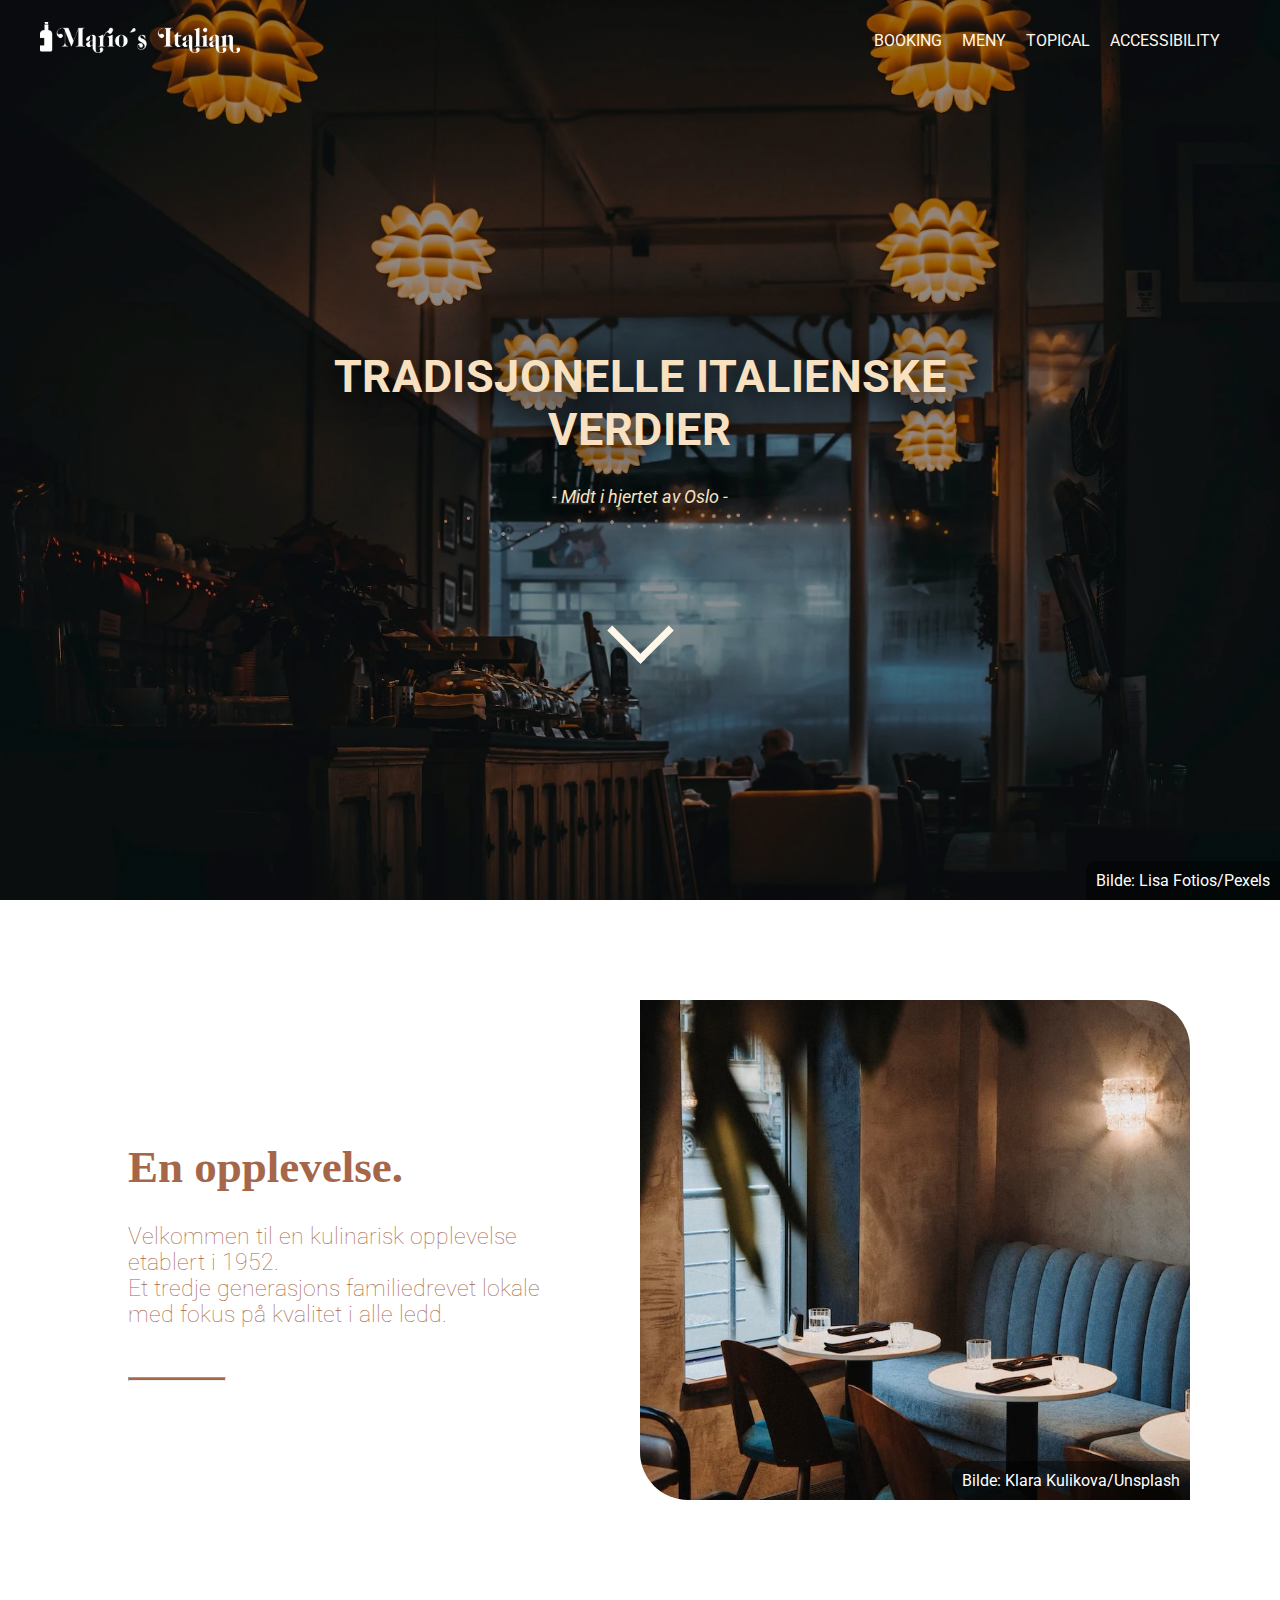
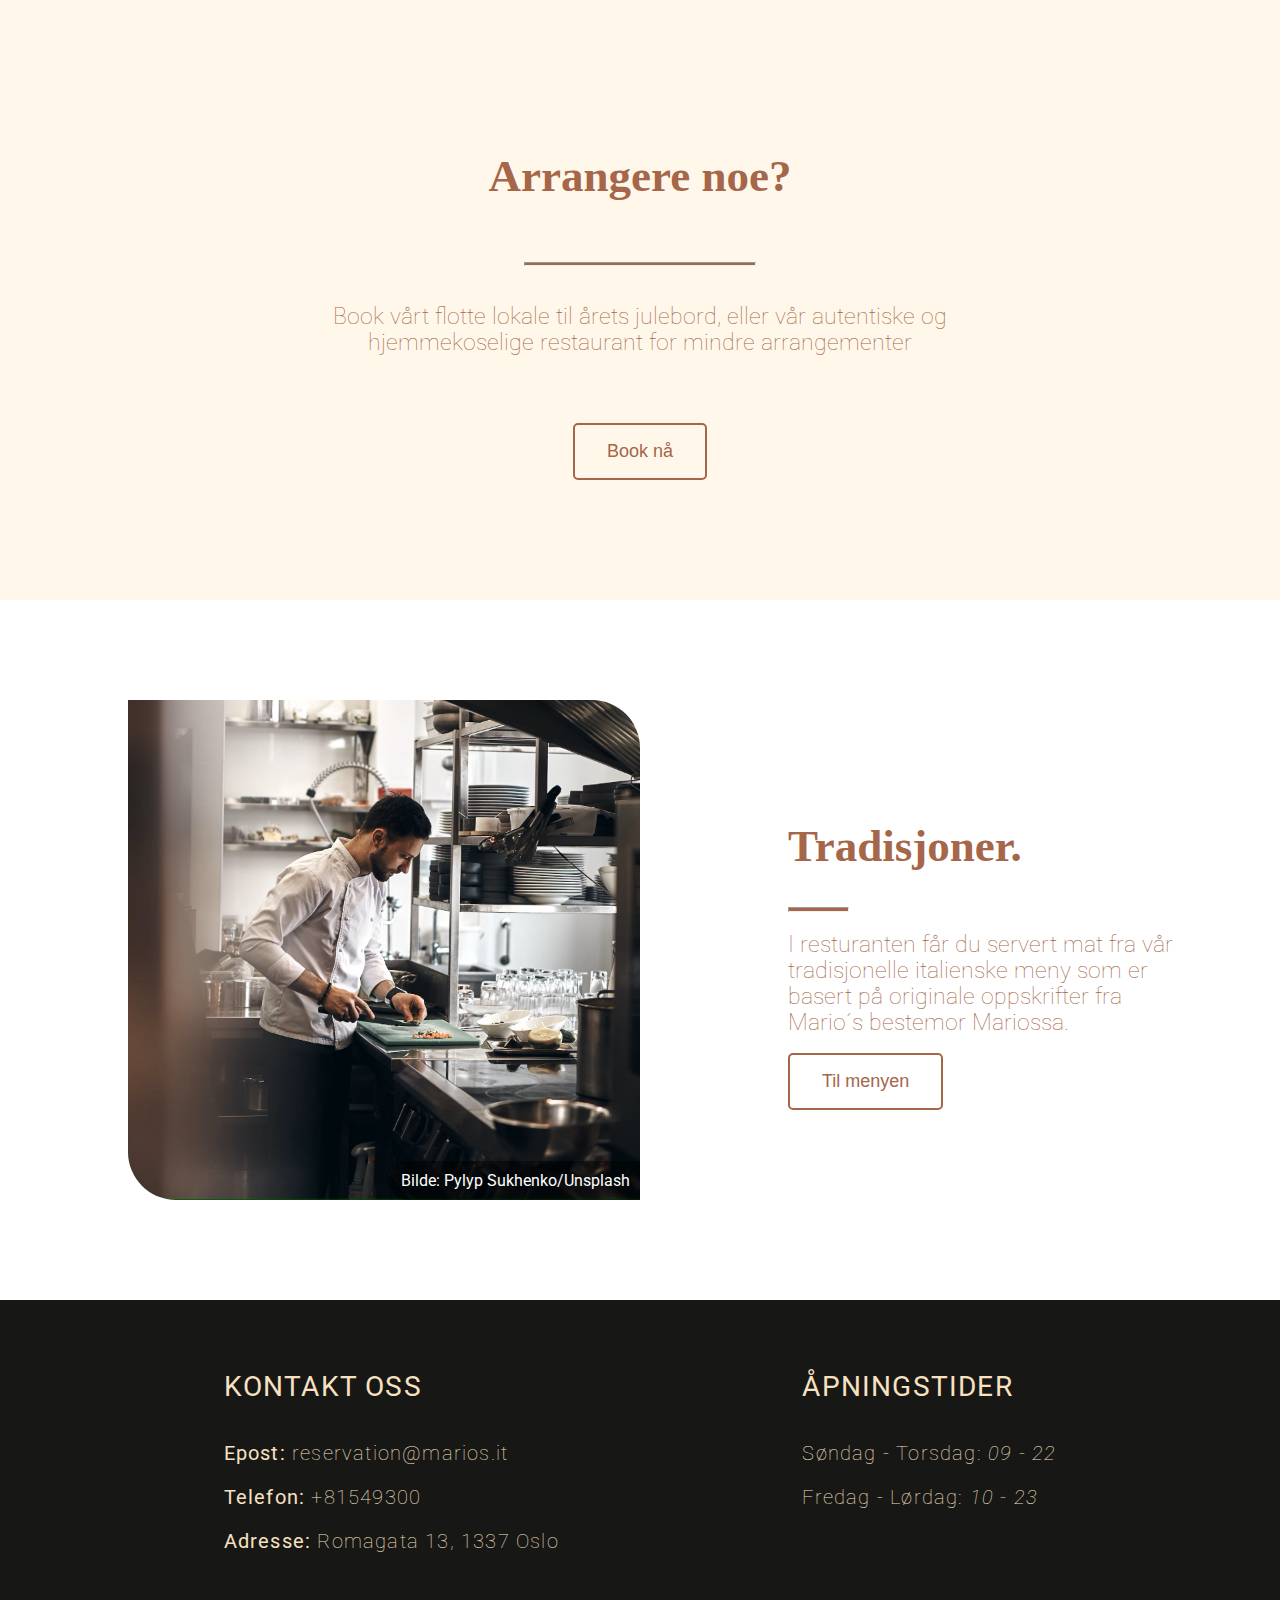
<file: index.html>
<!DOCTYPE html>
<html lang="en">
<head>
    <meta charset="UTF-8">
    <meta http-equiv="X-UA-Compatible" content="IE=edge">
    <meta name="viewport" content="width=device-width, initial-scale=1.0">
    <link rel="stylesheet" href="assets/styles/global.css">
    <link rel="stylesheet" href="assets/styles/index.css">
    <title>Velkomstside</title>
    <!-- Importerer skrifttyper fra google. -->
    <link rel="preconnect" href="https://fonts.googleapis.com">
    <link rel="preconnect" href="https://fonts.gstatic.com" crossorigin>
    <link href="https://fonts.googleapis.com/css2?family=Roboto:wght@100&display=swap" rel="stylesheet">
</head>
<body>
    <header>
        <!-- Pakker øverste del av nettsiden inn i en div.-->
        <div class ="hovedbilde">
            <!-- Navigasjonsbar -->
            <nav class="navbar">
                <div class="container"> 
                    <!--Logo er selvlaget-->
                    <a href="index.html">
                        <img class="logo" src="assets/images/logo.png" alt="Mario's Italian"></img>
                    </a>
                    <!-- Linker til de ulike sidene. -->
                    <ul class="nav">
                        <li>
                            <a href="booking.html">BOOKING</a>
                        </li>
                        <li>
                            <a href="menu.html">MENY</a>
                        </li>
                        <li>
                            <a href="topical.html">TOPICAL</a>
                        </li>
                        <li>
                            <a href="accessibility.html">ACCESSIBILITY</a>
                        </li>
                    </ul>
                    <div class="bilde-tekst en">
                        Bilde: Lisa Fotios/Pexels</div>
                    </div>
            </nav>
            
            <!-- Tekst forside -->
            <h1 class="midt-tekst">Tradisjonelle italienske <br> verdier </h1>
            <p class="undertekst">- Midt i hjertet av Oslo -</p>

            <!-- Pil man kan trykke på for å bli tatt lenger ned på siden. -->
            <a class="pil-ned-a" href="#seksjon1"><i class="pil ned"></i></a>
        </div>
    </header>

    <main>
        <!-- Seksjon med hoved-delene til siden. Har tilegnet den en .id som pilen kan scrolle ned til.-->
        <section class="hoved-deler" id="seksjon1">
                <!-- Div med innholdet til del 1 av 3.-->
            <div class="container-del-1">
                <div class="del-1">
                    <!-- Innholdet til venstre i boks1. -->
                    <div class="del-1-venstre">
                        <div class="del-1-tekstboks">
                            <!-- Overskrift -->
                            <h1 class="del-1-overskrift">En opplevelse. </h1>
                            <h2 class="del-1-tekst"> Velkommen til en kulinarisk opplevelse etablert i 1952. <br> Et tredje generasjons familiedrevet lokale med fokus på kvalitet i alle ledd. <br></h2>
                            <!-- Strek for å pakke inn innholdet stilmessig. -->
                            <hr class="strek-1">
                        </div>
                    </div>
                    <!-- Høyre del av del-1. -->
                    <div class="del-1-høyre"> 
                        <!-- Bilde hentet fra: "https://unsplash.com/photos/yjQDnOhGE34", Fotograf: Klara Kulikova -->
                        <img src="assets/images/index-main-1.jpg" alt="bilde fra resturanten"></img>     
                        <div class="bilde-tekst to">
                            Bilde: Klara Kulikova/Unsplash
                        </div>
                    </div>
                </div>
            </div>

                <!-- Div med innholdet til del 2 av 3. -->
                <div class="container-del-2">
                    <div class="del-2">            
                        <div class="del-2-tekstboks">
                            <h1 class="del-2-overskrift">Arrangere noe? </h1>
                            <h2 class="del-2-tekst"> 
                                <hr class="strek-2">
                                <br>Book vårt flotte lokale til årets julebord, eller vår autentiske og hjemmekoselige restaurant for mindre arrangementer <br> </h2>
                                <div class="knapp"><a href="booking.html"><button class="til-booking-knapp">Book nå </button></a></div>
                            </div>
                    </div>
                </div>
                
                <!-- Div med innholdet til del 3 av 3. -->
            <div class="container-del-3">
                <div class="del-3">
                    <div class="del-3-høyre">
                        <div class="del-3-tekstboks">
                            <h1 class="del-3-overskrift">Tradisjoner. </h1>
                            <hr class="strek-3">
                            <h2 class="del-3-tekst"> I resturanten får du servert mat fra vår tradisjonelle italienske meny som er basert på originale oppskrifter fra  Mario´s bestemor Mariossa. <br></h2>
                            <div class="knapp"><a href="menu.html"><button class="til-meny-knapp">Til menyen </button></a></div>
                        </div>
                    </div>
                    <div class="del-3-venstre"> 
                        <!-- Bilde hentet fra: "https://unsplash.com/photos/y-XZf_TNRms", Fotograf: Pylyp Sukhenko -->
                        <img src="assets/images/index-main-2.jpg" alt="bilde av kokk">
                        <div class="bilde-tekst tre">
                            Bilde: Pylyp Sukhenko/Unsplash
                        </div>
                    </div>
                </div>
            </div>      
        </section>
    </div>
    </main>
        
    <!-- Footer -->
    <footer>
        <!-- Div som pakker inn innholdet og deler det inn i to seksjoner med flex. -->
        <div class="footer-innhold">
            <!-- Footer seksjon 1 -->
            <div class="kontakt">
                <h2 class="footer-overskrift"><b>KONTAKT OSS</b></h2>
                <br>
                <p class="footer-tekst"><b>Epost:</b> reservation@marios.it </p>
                <p class="footer-tekst"><b>Telefon:</b> +81549300 </p>
                <p class="footer-tekst"><b>Adresse:</b> Romagata 13, 1337 Oslo </p>        
            </div>

            <!-- Footer seksjon 2 -->
            <div class="aapningstider">
                <h2 class="footer-overskrift"><b>ÅPNINGSTIDER</b></h2>
                <br>
                <p class="footer-tekst">Søndag - Torsdag: <i class="klokkeslett">09 - 22</i> </p>
                <p class="footer-tekst">Fredag - Lørdag: <i class="klokkeslett">10 - 23</i> </p>            
            </div>
        </div>
    </footer>
</body>
</html>
</file>
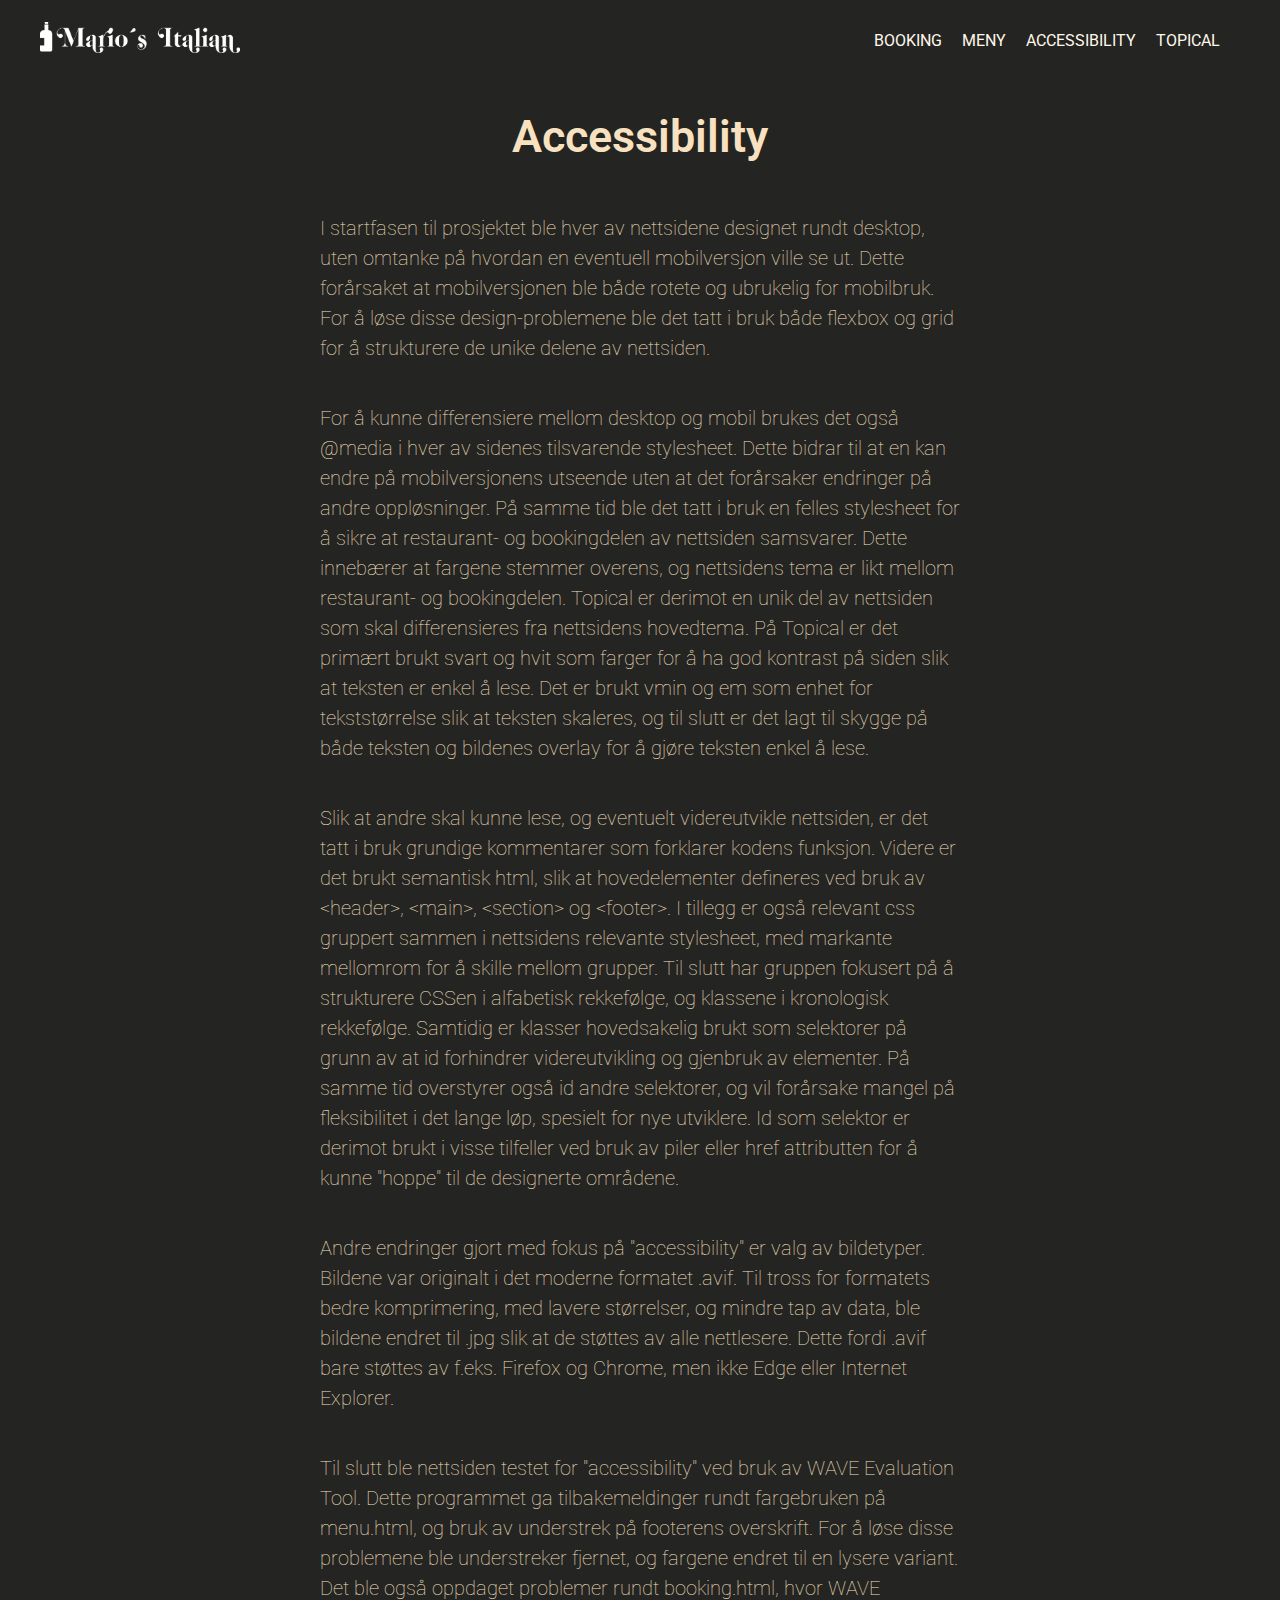
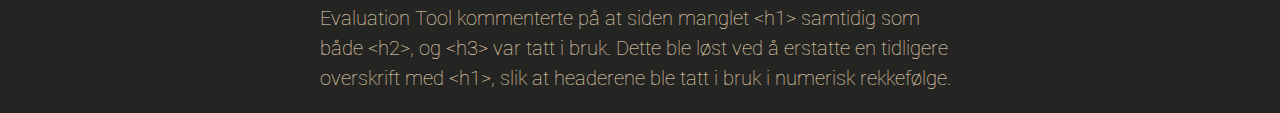
<file: accessibility.html>
<!DOCTYPE html>
<html lang="no">
<head>
    <meta charset="UTF-8">
    <meta http-equiv="X-UA-Compatible" content="IE=edge">
    <meta name="viewport" content="width=device-width, initial-scale=1.0">
    <link rel="stylesheet" href="assets/styles/global.css">
    <link rel="stylesheet" href="assets/styles/accessibility.css">
    <title>Accessibility</title>
</head>
<body>        
    <header>
        <!-- Navigasjonsbar -->
        <nav class="navbar">
            <div class="container"> 
                <a href="index.html">
                    <!--Logo er selvlaget-->
                    <img class="logo" src="assets/images/logo.png" alt="Mario's Italian"></img>
                </a>

                <ul class="nav">
                    <li>
                        <a href="booking.html">BOOKING</a>
                    </li>
                    <li>
                        <a href="menu.html">MENY</a>
                    </li>
                    <li>
                        <a href="accessibility.html">ACCESSIBILITY</a>
                    </li>
                    <li>
                        <a href="topical.html">TOPICAL</a>
                    </li>
                </ul>
            </div>
        </nav>
    </header>

    <main>
        <!-- Tekstboks -->
        <div class="container">
            <div class="tekst">
                <h1>Accessibility</h1> 

                <p>I startfasen til prosjektet ble hver av nettsidene designet rundt desktop, uten omtanke på hvordan en eventuell mobilversjon ville se ut. Dette forårsaket at mobilversjonen ble både rotete og ubrukelig for mobilbruk. For å løse disse design-problemene ble det tatt i bruk både flexbox og grid for å strukturere de unike delene av nettsiden.
                </p>
                <p>For å kunne differensiere mellom desktop og mobil brukes det også @media i hver av sidenes tilsvarende stylesheet. Dette bidrar til at en kan endre på mobilversjonens utseende uten at det forårsaker endringer på andre oppløsninger. På samme tid ble det tatt i bruk en felles stylesheet for å sikre at restaurant- og bookingdelen av nettsiden samsvarer. Dette innebærer at fargene stemmer overens, og nettsidens tema er likt mellom restaurant- og bookingdelen. Topical er derimot en unik del av nettsiden som skal differensieres fra nettsidens hovedtema. På Topical er det primært brukt svart og hvit som farger for å ha god kontrast på siden slik at teksten er enkel å lese. Det er brukt vmin og em som enhet for tekststørrelse slik at teksten skaleres, og til slutt er det lagt til skygge på både teksten og bildenes overlay for å gjøre teksten enkel å lese.
                </p>
                <p>Slik at andre skal kunne lese, og eventuelt videreutvikle nettsiden, er det tatt i bruk grundige kommentarer som forklarer kodens funksjon. Videre er det brukt semantisk html, slik at hovedelementer defineres ved bruk av &lt;header&gt;, &lt;main&gt;, &lt;section&gt; og &lt;footer&gt;. I tillegg er også relevant css gruppert sammen i nettsidens relevante stylesheet, med markante mellomrom for å skille mellom grupper. Til slutt har gruppen fokusert på å strukturere CSSen i alfabetisk rekkefølge, og klassene i kronologisk rekkefølge. Samtidig er klasser hovedsakelig brukt som selektorer på grunn av at id forhindrer videreutvikling og gjenbruk av elementer. På samme tid overstyrer også id andre selektorer, og vil forårsake mangel på fleksibilitet i det lange løp, spesielt for nye utviklere. Id som selektor er derimot brukt i visse tilfeller ved bruk av piler eller href attributten for å kunne "hoppe" til de designerte områdene.
                </p>
                <p>Andre endringer gjort med fokus på "accessibility" er valg av bildetyper. Bildene var originalt i det moderne formatet .avif. Til tross for formatets bedre komprimering, med lavere størrelser, og mindre tap av data, ble bildene endret til .jpg slik at de støttes av alle nettlesere. Dette fordi .avif bare støttes av f.eks. Firefox og Chrome, men ikke Edge eller Internet Explorer. 
                </p>
                <p>Til slutt ble nettsiden testet for "accessibility" ved bruk av WAVE Evaluation Tool. Dette programmet ga tilbakemeldinger rundt fargebruken på menu.html, og bruk av understrek på footerens overskrift. For å løse disse problemene ble understreker fjernet, og fargene endret til en lysere variant. Det ble også oppdaget problemer rundt booking.html, hvor WAVE Evaluation Tool kommenterte på at siden manglet &lt;h1&gt; samtidig som både &lt;h2&gt;, og &lt;h3&gt; var tatt i bruk. Dette ble løst ved å erstatte en tidligere overskrift med &lt;h1&gt;, slik at headerene ble tatt i bruk i numerisk rekkefølge.
                </p>
            </div>
        </div>
    </main>
</body>
</html>
</file>
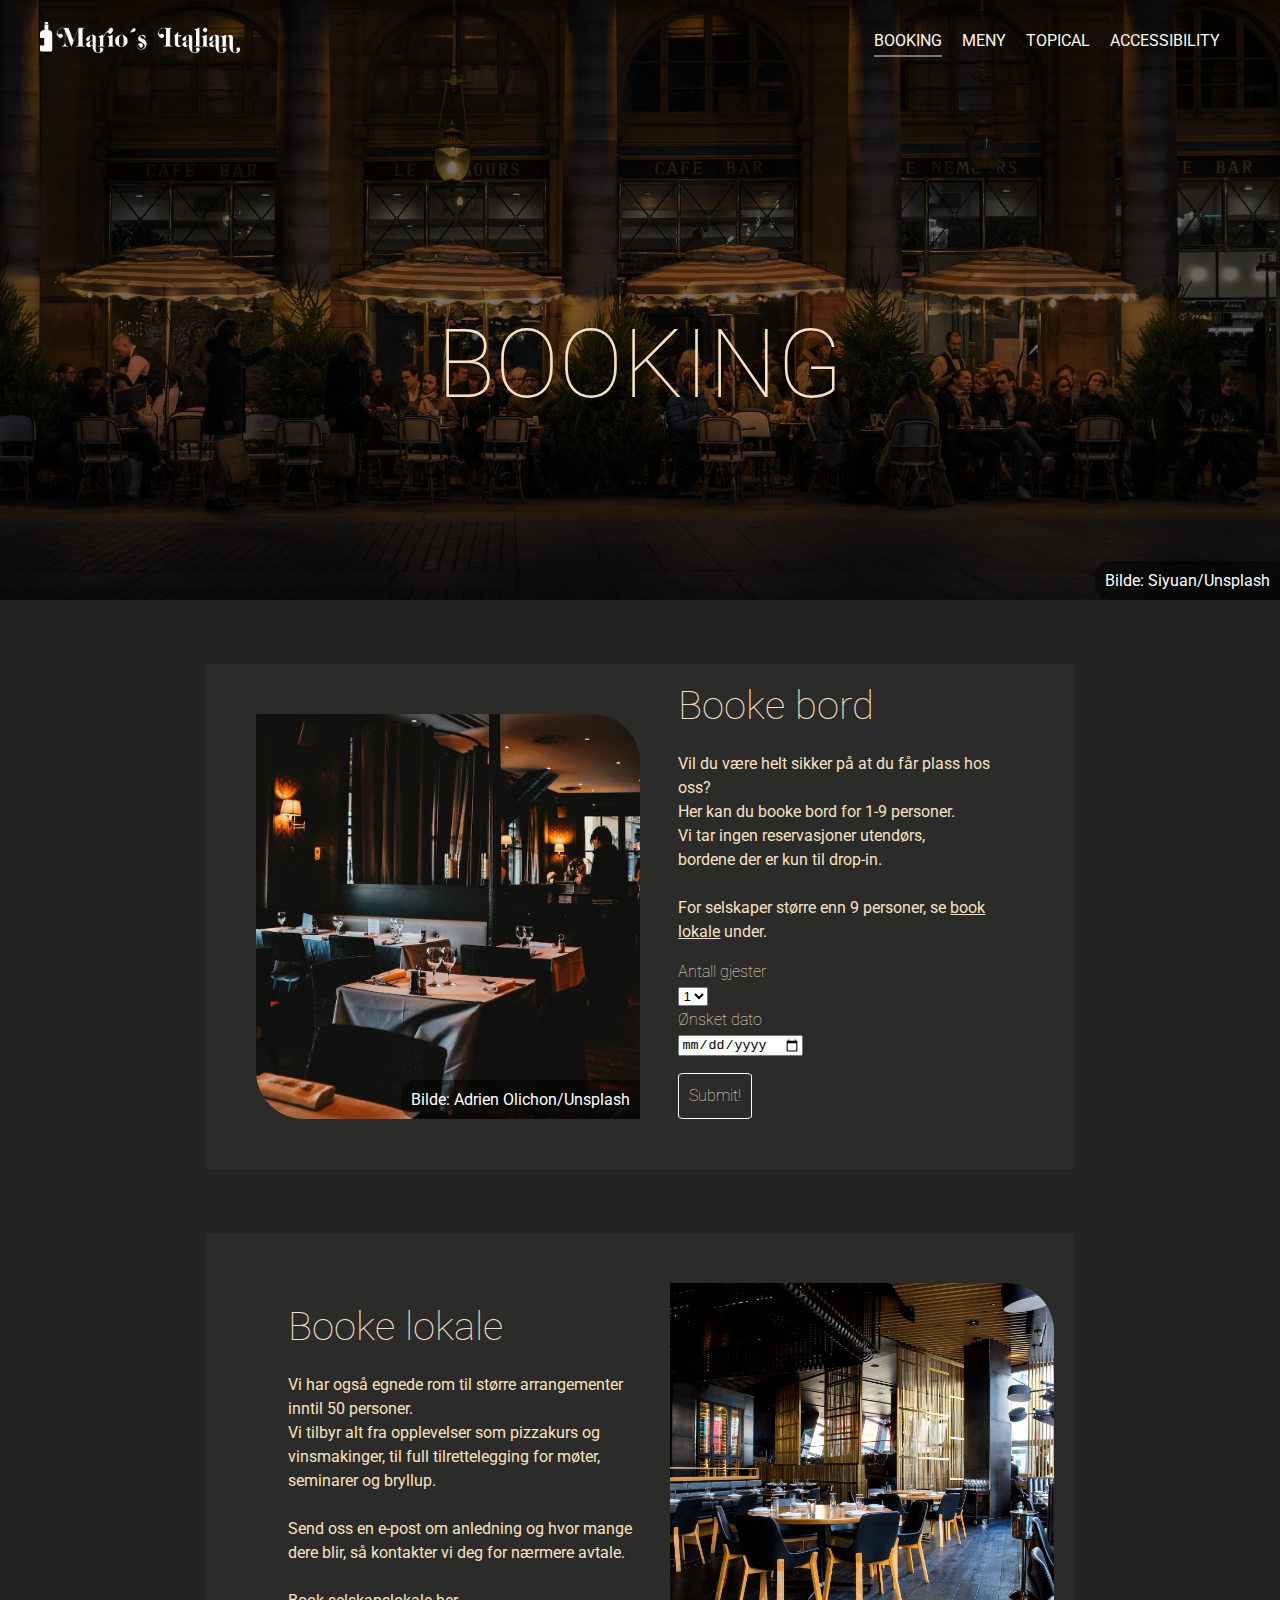
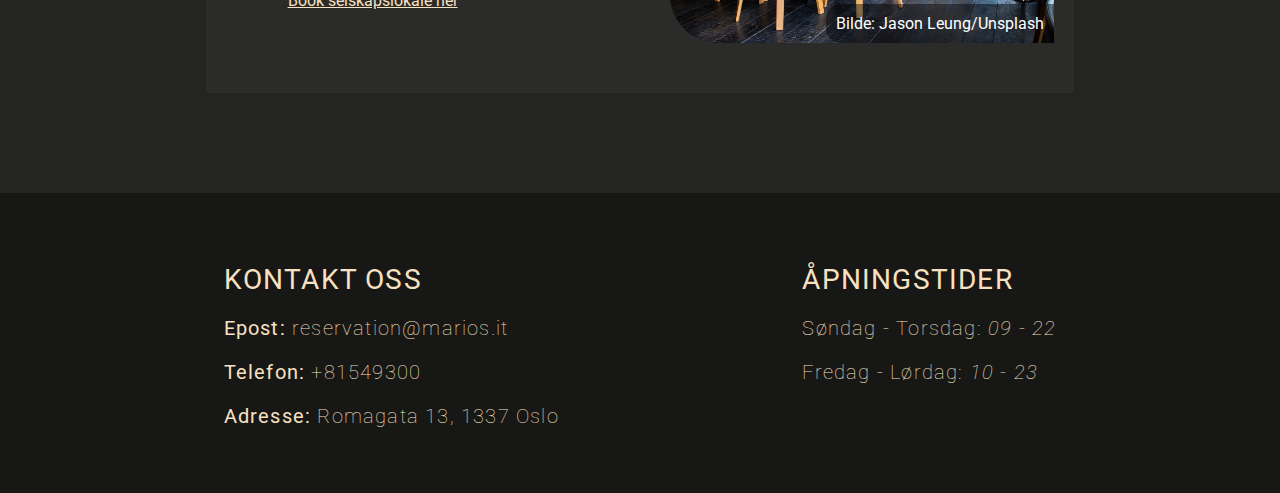
<file: booking.html>
<!DOCTYPE html>
<html lang="en">
<head>
    <meta charset="UTF-8">
    <meta http-equiv="X-UA-Compatible" content="IE=edge">
    <meta name="viewport" content="width=device-width, initial-scale=1.0">
    <link rel="stylesheet" href="assets/styles/global.css">
    <link rel="stylesheet" href="assets/styles/booking.css">
    
    <title>Booking</title>
</head>

<body>
    <main>
        <!-- Bakgrunnsbilde -->
        <div class ="hovedbilde">
            <!-- Navigasjonsbar -->
            <nav class="navbar">
                <div class="container"> 
                    <!--Logo er selvlaget-->
                    <a href="index.html">
                        <img class="logo" src="assets/images/logo.png" alt="Mario's Italian"></img>
                    </a>
                    
                    <ul class="nav">
                        <li>
                            <a href="booking.html" class="active">BOOKING</a>
                        </li>
                        <li>
                            <a href="menu.html">MENY</a>
                        </li>
                        <li>
                            <a href="topical.html">TOPICAL</a>
                        </li>
                        <li>
                            <a href="accessibility.html">ACCESSIBILITY</a>
                        </li>
                    </ul>
                    
                </div>
            </nav>
            <!-- Overskriften på bakgrunnsbildet -->
            <h1 class="booking-overskrift">BOOKING</h1>
            <div class="bilde-tekst hovedfotograf">
                Bilde: Siyuan/Unsplash
            </div>
        </div>

       <div class="container-book-bord bakgrunnsfarge">
            <!-- Gråfarget boks bak book bord bilde og tekst -->
            <div class="book-bord-boks"> 
                <!--Bilde hentet fra: "https://unsplash.com/photos/ZgREXhl8ER0", Fotograf: Adrien Olichon -->   
                <div class="venstre-del">
                    <img src="assets/images/booking-side-bilde-en.jpg" class= "book-bord-bilde" alt="Pent dekket bord med vinglass"> </img> <!-- Bilde fra unsplash */ -->
                        <div class="bilde-tekst bord-fotograf">
                            Bilde: Adrien Olichon/Unsplash
                        </div>
                </div>

            

                <!-- Teksten til book-bord -->
                <div class="book-bord-tekst"> 
                    <h2> Booke bord </h2>
                
                    <p>Vil du være helt sikker på at du får plass hos oss? 
                        <br> Her kan du booke bord for 1-9 personer. 
                        <br> Vi tar ingen reservasjoner utendørs, <br> bordene der er kun til drop-in. 
                        <br>
                        <br> For selskaper større enn 9 personer, se <a href=".book-lokale-bilde">book lokale</a> under. 
                    </p>

                    <!-- Form og tabell hentet fra https://www.w3schools.com/html/tryit.asp?filename=tryhtml_form_submit -->
                    <form>
                        <form action="/action_page.php">
                            <label for="gjester">Antall gjester</label><br>

                            <select class="Gjester" name="Gjester"><br>
                                <option selected>1</option>
                                <option>2</option>
                                <option>3</option>
                                <option>4</option>
                                <option>5</option>
                                <option>6</option>
                                <option>7</option>
                                <option>8</option>
                                <option>9</option>
                            </select><br> 
                            
                            <label for="dato">Ønsket dato</label><br>
                            
                            <input type="date" class="dato" name="dato" value="eks: 14.02.2022"><br><br>
                        </form> 
                
                        <!-- Hentet fra w3schools for å gi en bekreftelse på at du har trykket submit, https://www.w3schools.com/howto/howto_js_popup.asp -->
                        <div class="popup" onclick="myFunction()">Submit!
                            <span class="popup-tekst" class="myPopup">Booking mottatt! Du får bekreftelse på e-post</span>
                        </div>
                
                        <script>
                            function myFunction() {
                                var popup = document.getElementById("myPopup");
                                popup.classList.toggle("show"); 
                            }
                        </script>
                    </form>
                </div>
            </div>
        </div>
        
        <div class="container-book-lokale bakgrunnsfarge">
            <!-- Grå bakgrunnsfarge bak book-lokale -->
            <div class="book-lokale-boks"> 
                <div class="høyre-del"> 
                    <!-- Bilde hentet fra Unsplash: "https://unsplash.com/photos/poI7DelFiVA", Fotografert av: "Jason Leung" -->
                    <img src="assets/images/booking-side-bilde-to.jpg" class="book-lokale-bilde" alt="Tomt lokale med dekket bord"></img>
                    <div class="bilde-tekst lokale-fotograf">
                        Bilde: Jason Leung/Unsplash
                    </div>
                </div> 
                    <!-- Teksten til book-lokale -->
                    <div class="book-lokale-tekst"> 
                        <h2> Booke lokale </h2>
                        
                        <p> Vi har også egnede rom til større arrangementer <br> inntil 50 personer.
                            <br> Vi tilbyr alt fra opplevelser som pizzakurs og <br> vinsmakinger, til full tilrettelegging for møter, <br> seminarer og bryllup.
                            <br><br>
                            Send oss en e-post om anledning og hvor mange <br> dere blir, så kontakter vi deg for nærmere avtale. 
                            <br><br>
                            <a href="mailto:reservation@marios.it?subject=Booke Selskapslokale"> Book selskapslokale her</a>
                        </p>
                    </div>
                </div>
            </div>
        </div>
    </main>
    
    <footer>
        <!-- Global footer -->
        <div class="footer-innhold"> 
            <div class="kontakt">
                <h2 class="footer-overskrift"><b>KONTAKT OSS</b></>
                <p class="footer-tekst"><b>Epost:</b> reservation@marios.it </p>
                <p class="footer-tekst"><b>Telefon:</b> +81549300 </p>
                <p class="footer-tekst"><b>Adresse:</b> Romagata 13, 1337 Oslo </p>
            </div>

            <div class="aapningstider">
                <h2 class="footer-overskrift"><b>ÅPNINGSTIDER</b></h2>
                <p class="footer-tekst">Søndag - Torsdag: <i class="klokkeslett">09 - 22</i> </p>
                <p class="footer-tekst">Fredag - Lørdag: <i class="klokkeslett">10 - 23</i> </p>
            </div>
        </div>
    </footer>    
</body>
</html>
</file>
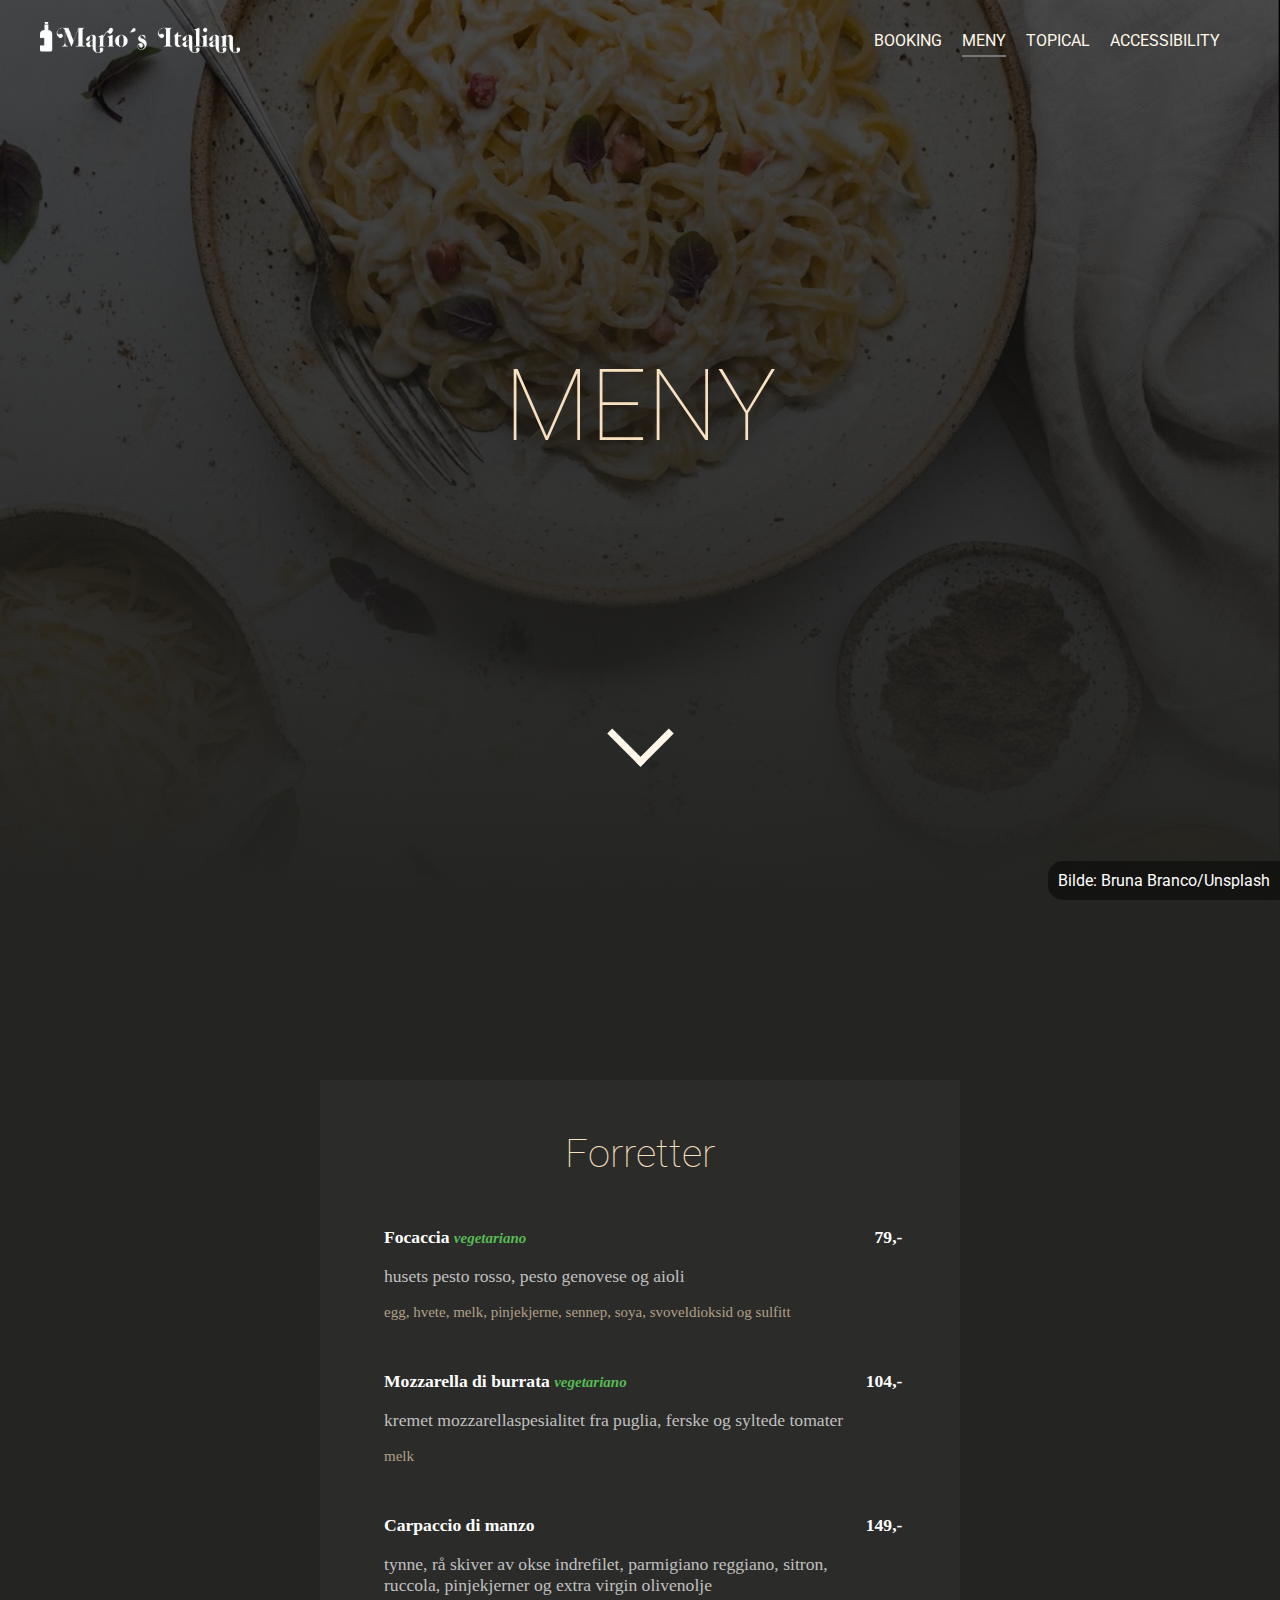
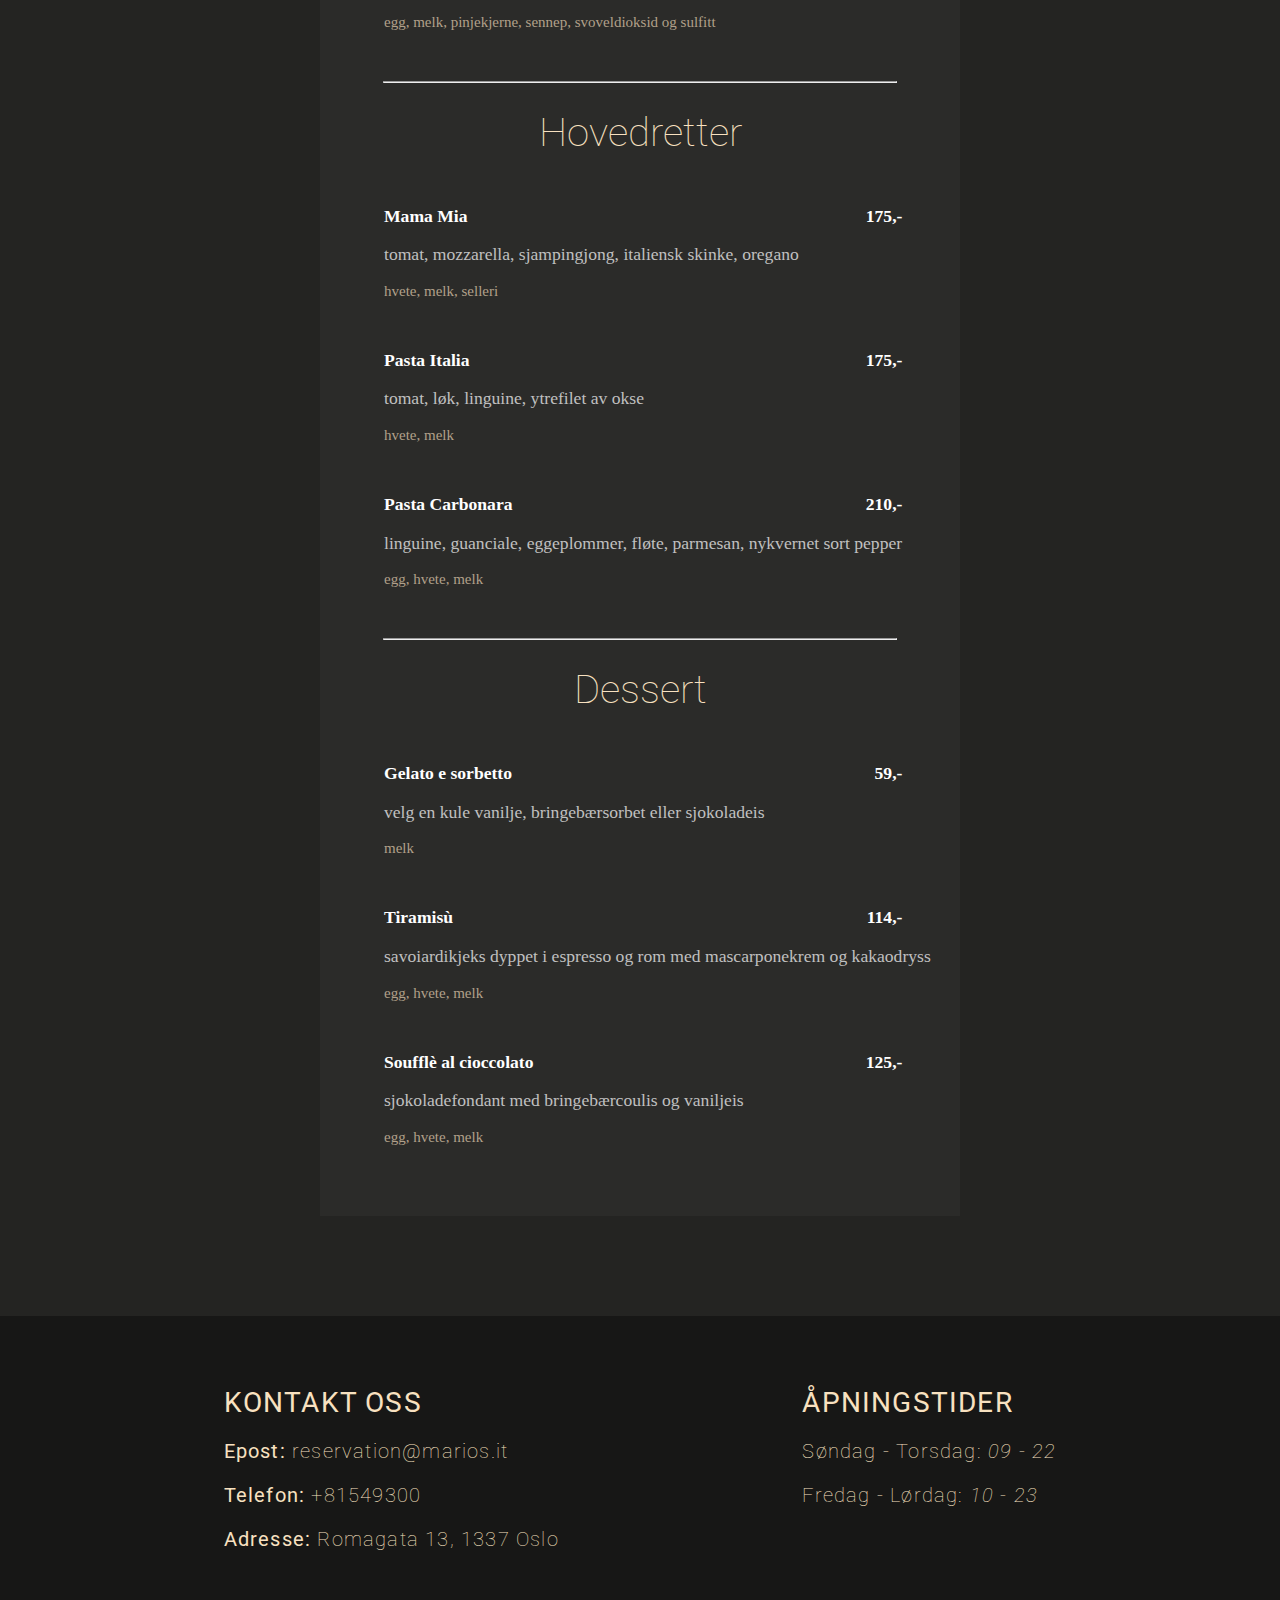
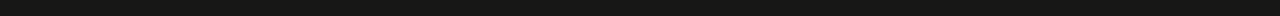
<file: menu.html>
<!DOCTYPE html>
<html lang="en">
<head>
    <meta charset="UTF-8">
    <meta http-equiv="X-UA-Compatible" content="IE=edge">
    <meta name="viewport" content="width=device-width, initial-scale=1.0">
    <link rel="stylesheet" href="assets/styles/global.css">
    <link rel="stylesheet" href="assets/styles/menu.css">
    <title>Meny</title>
</head>

<body>
    <header>
        <!-- Bakgrunnsbilde -->
        <div class="bilde-container">
            <div class ="hovedbilde">
                <!-- Navigasjonsbar -->
                <nav class="navbar">
                    <div class="container"> 
                        <!--Logo er selvlaget-->
                        <a href="index.html">
                            <img class="logo" src="assets/images/logo.png" alt="Mario's Italian"></img>
                        </a>

                        <ul class="nav">
                            <li>
                                <a href="booking.html">BOOKING</a>
                            </li>
                            <li>
                                <a href="menu.html" class="active">MENY</a>
                            </li>
                            <li>
                                <a href="topical.html">TOPICAL</a>
                            </li>
                            <li>
                                <a href="accessibility.html">ACCESSIBILITY</a>
                            </li>
                        </ul>
                    </div>

                    <h1 class="overskrift">MENY</h1>
                </nav>

                <div class ="bilde-tekst">
                    <span>Bilde: Bruna Branco/Unsplash</span>
                </div>
                <!-- Pil for å la bruker "hoppe" ned til menyen uten behov for scrolling -->
                <a class="pil-ned-a" href="#seksjon1"><i class="pil"></i></a>
            </div>
        </div>
    </header>

    <main>
        <!-- Selve menyen, bruk av tom id for å la bruker "hoppe" ned ved bruk av pil -->
        <div class="meny" id="seksjon1">
            <!-- h2 for å markere at dette er en bestemt type kategori -->  
            <h2>Forretter </h2>
            
            <!-- diver for å skille mellom matretter innad i en bestemt kategori-->
            <div class="matrett">
                <h3 class="left"><b>Focaccia </b><i class="vegetar">vegetariano</i><b><span class="pris"> 79,- </span></b></h3>
                <p class="left">husets pesto rosso, pesto genovese og aioli</p>
                <p class="allergen">egg, hvete, melk, pinjekjerne, sennep, soya, svoveldioksid og sulfitt<p>
            </div>

            <div class="matrett">
                <h3 class="left"><b>Mozzarella di burrata </b><i class="vegetar">vegetariano</i><span class="pris"><b>104,- </b></span></h3>
                <p class="left">kremet mozzarellaspesialitet fra puglia, ferske og syltede tomater</p>
                <p class="allergen">melk<p>
            </div>

            <div class="matrett">
                <h3 class="left"><b>Carpaccio di manzo </b><span class="pris"><b>149,- </b></span></h3>
                <p class="left">tynne, rå skiver av okse indrefilet, parmigiano reggiano, sitron,<br> ruccola, pinjekjerner og extra virgin olivenolje</p>
                <p class="allergen">egg, melk, pinjekjerne, sennep, svoveldioksid og sulfitt<p>
            </div>
            
            <!-- Bruk av horisontal strek for å skille mellom kategoriene -->
            <hr style: width="80%"><br>

            <h2>Hovedretter</h2>

            <div class="matrett">
                <h3 class="left"><b>Mama Mia</b><span class="pris"><b>175,-</b></span></h3>
                <p class="left">tomat, mozzarella, sjampingjong, italiensk skinke, oregano</p>
                <p class="allergen">hvete, melk, selleri<p>
            </div>

            <div class="matrett">
                <h3 class="left"><b>Pasta Italia</b><span class="pris"><b>175,-</b></span></h3>
                <p class="left">tomat, løk, linguine, ytrefilet av okse</p>
                <p class="allergen">hvete, melk<p>
            </div>

            <div class="matrett">
                <h3 class="left"><b>Pasta Carbonara</b><span class="pris"><b>210,-</b></span></h3>
                <p class="left">linguine, guanciale, eggeplommer, fløte, parmesan, nykvernet sort pepper</p>
                <p class="allergen">egg, hvete, melk<p>
            </div>

            <hr style: width="80%"><br>

            <h2>Dessert</h2>

            <div class="matrett">
                <h3 class="left"><b>Gelato e sorbetto</b><span class="pris"><b>59,-</b></span></h3>
                <p class="left">velg en kule vanilje, bringebærsorbet eller sjokoladeis</p>
                <p class="allergen">melk<p>
            </div>
            
            <div class="matrett">
                <h3 class="left"><b>Tiramisù</b><span class="pris"><b>114,-</b></span></h3>
                <p class="left">savoiardikjeks dyppet i espresso og rom med mascarponekrem og kakaodryss</p>
                <p class="allergen">egg, hvete, melk<p>
            </div>

            <div class="matrett">
                <h3 class="left"><b>Soufflè al cioccolato</b><span class="pris"><b>125,-</b></span></h3>
                <p class="left">sjokoladefondant med bringebærcoulis og vaniljeis</p>
                <p class="allergen">egg, hvete, melk<p> 
            </div>
        </div>
    </main>

    <footer>
        <!-- Global footer -->
        <div class="footer-innhold">    
            <div class="kontakt">
                <h2 class="footer-overskrift"><b>KONTAKT OSS </b></h2>
                <p class="footer-tekst"><b>Epost:</b> reservation@marios.it </p>
                <p class="footer-tekst"><b>Telefon:</b> +81549300 </p>
                <p class="footer-tekst"><b>Adresse:</b> Romagata 13, 1337 Oslo </p>
            </div>

            <div class="aapningstider">
                <h2 class="footer-overskrift"><b>ÅPNINGSTIDER</b></h2>
                <p class="footer-tekst">Søndag - Torsdag: <i class="klokkeslett">09 - 22</i> </p>
                <p class="footer-tekst">Fredag - Lørdag: <i class="klokkeslett">10 - 23</i> </p>
            </div>
        </div>
    </footer>
</body>
</html>
</file>
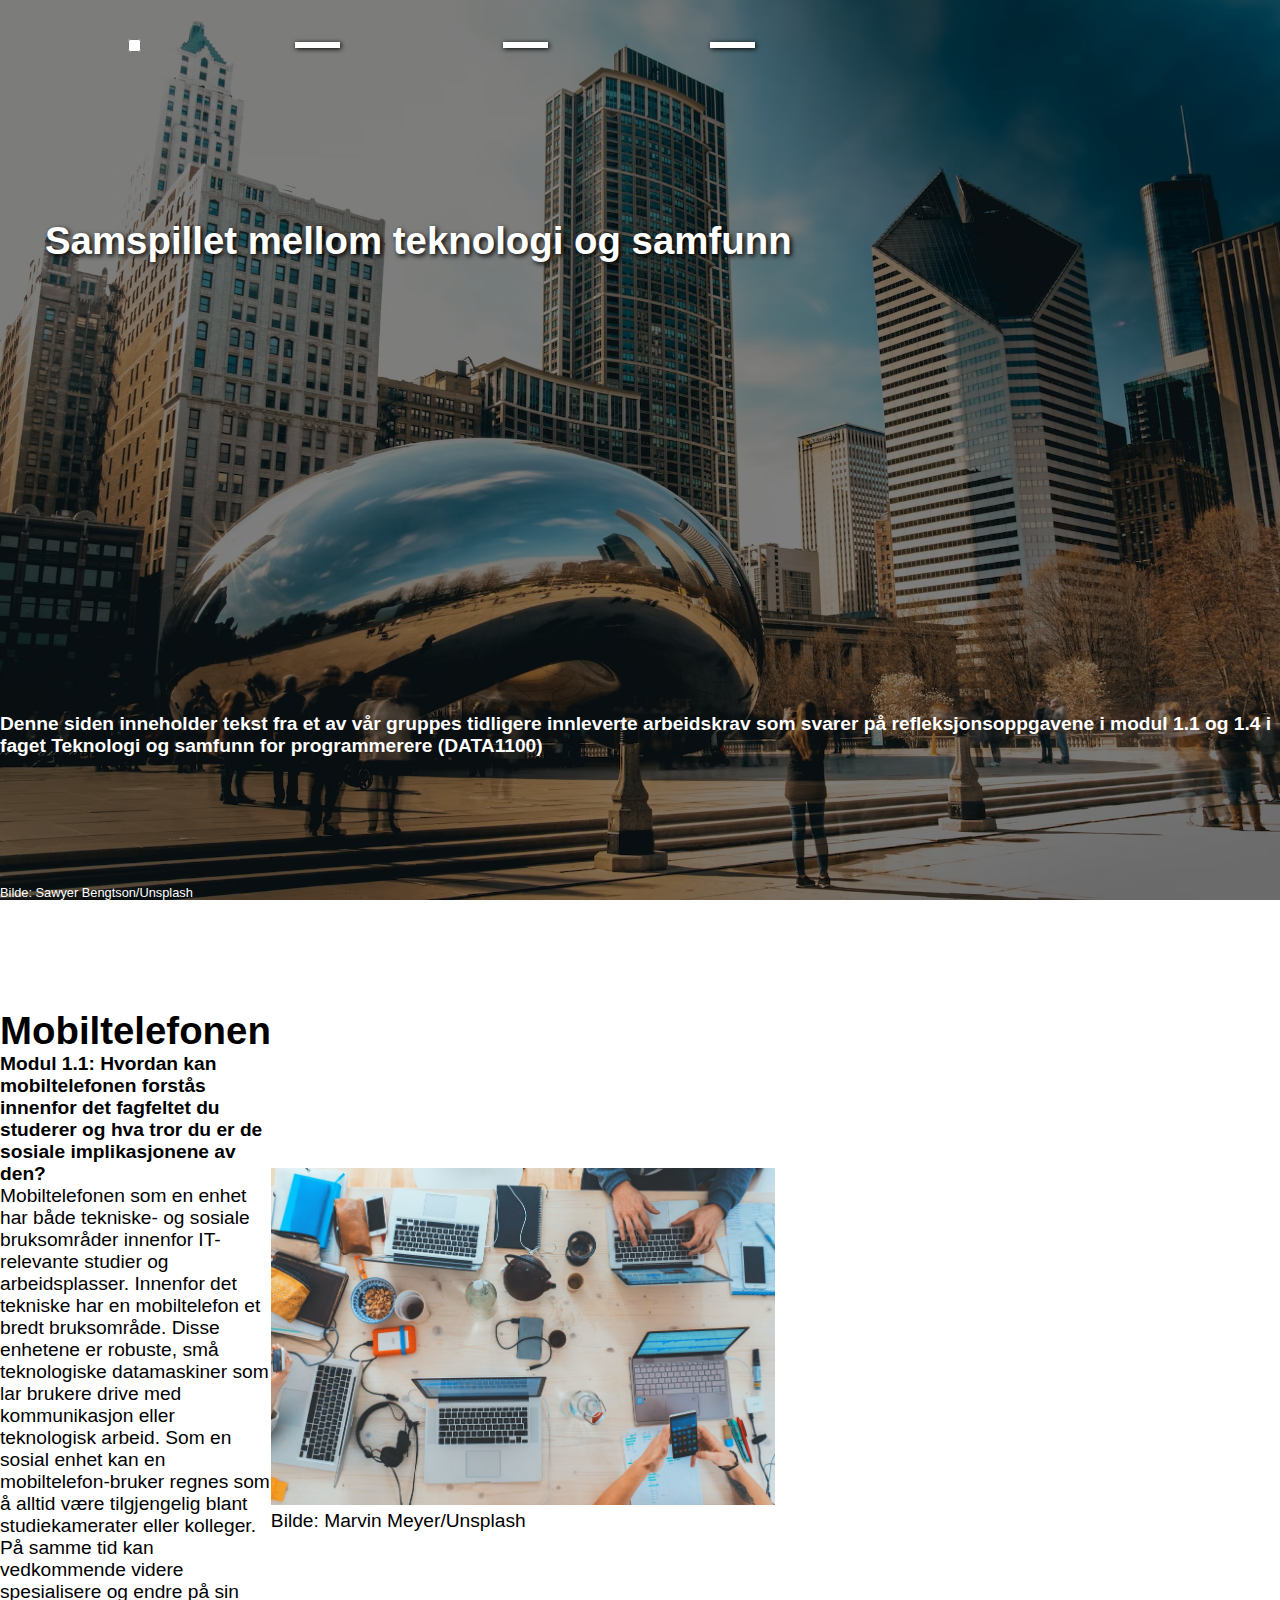
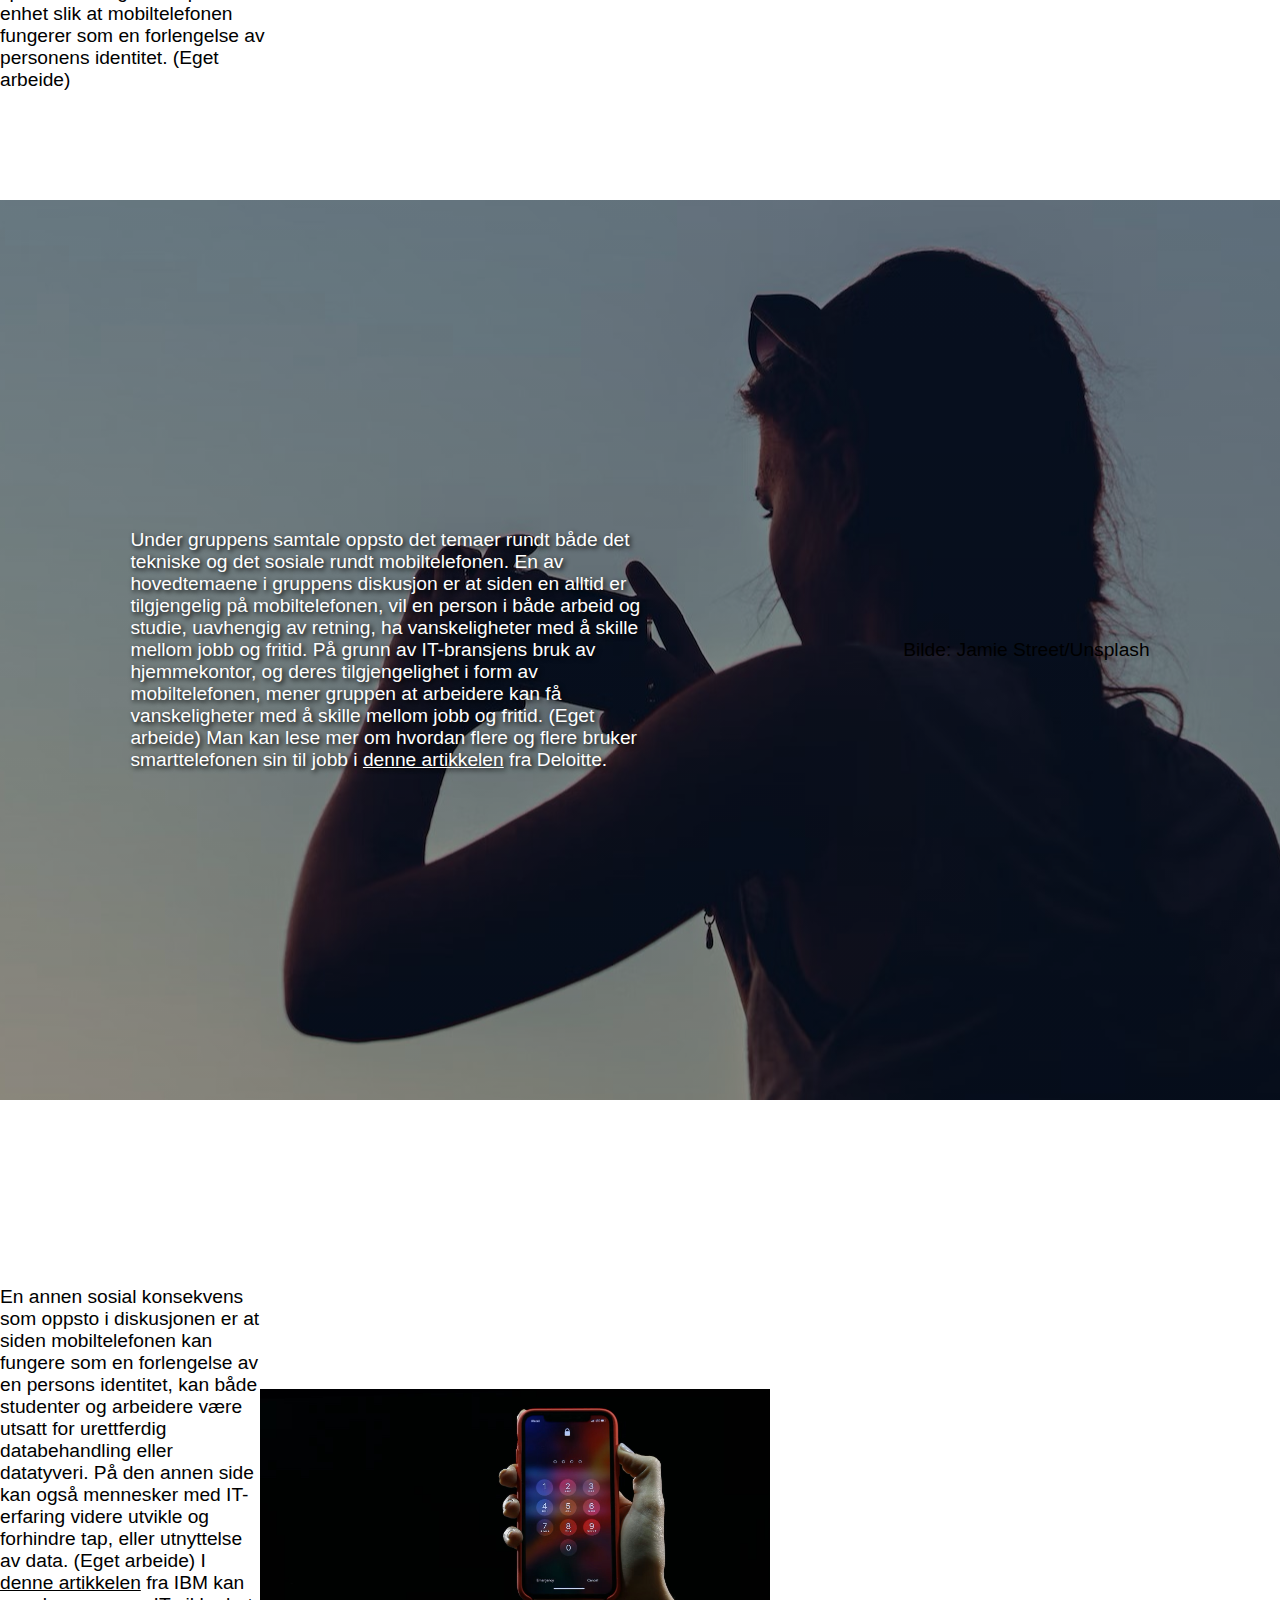
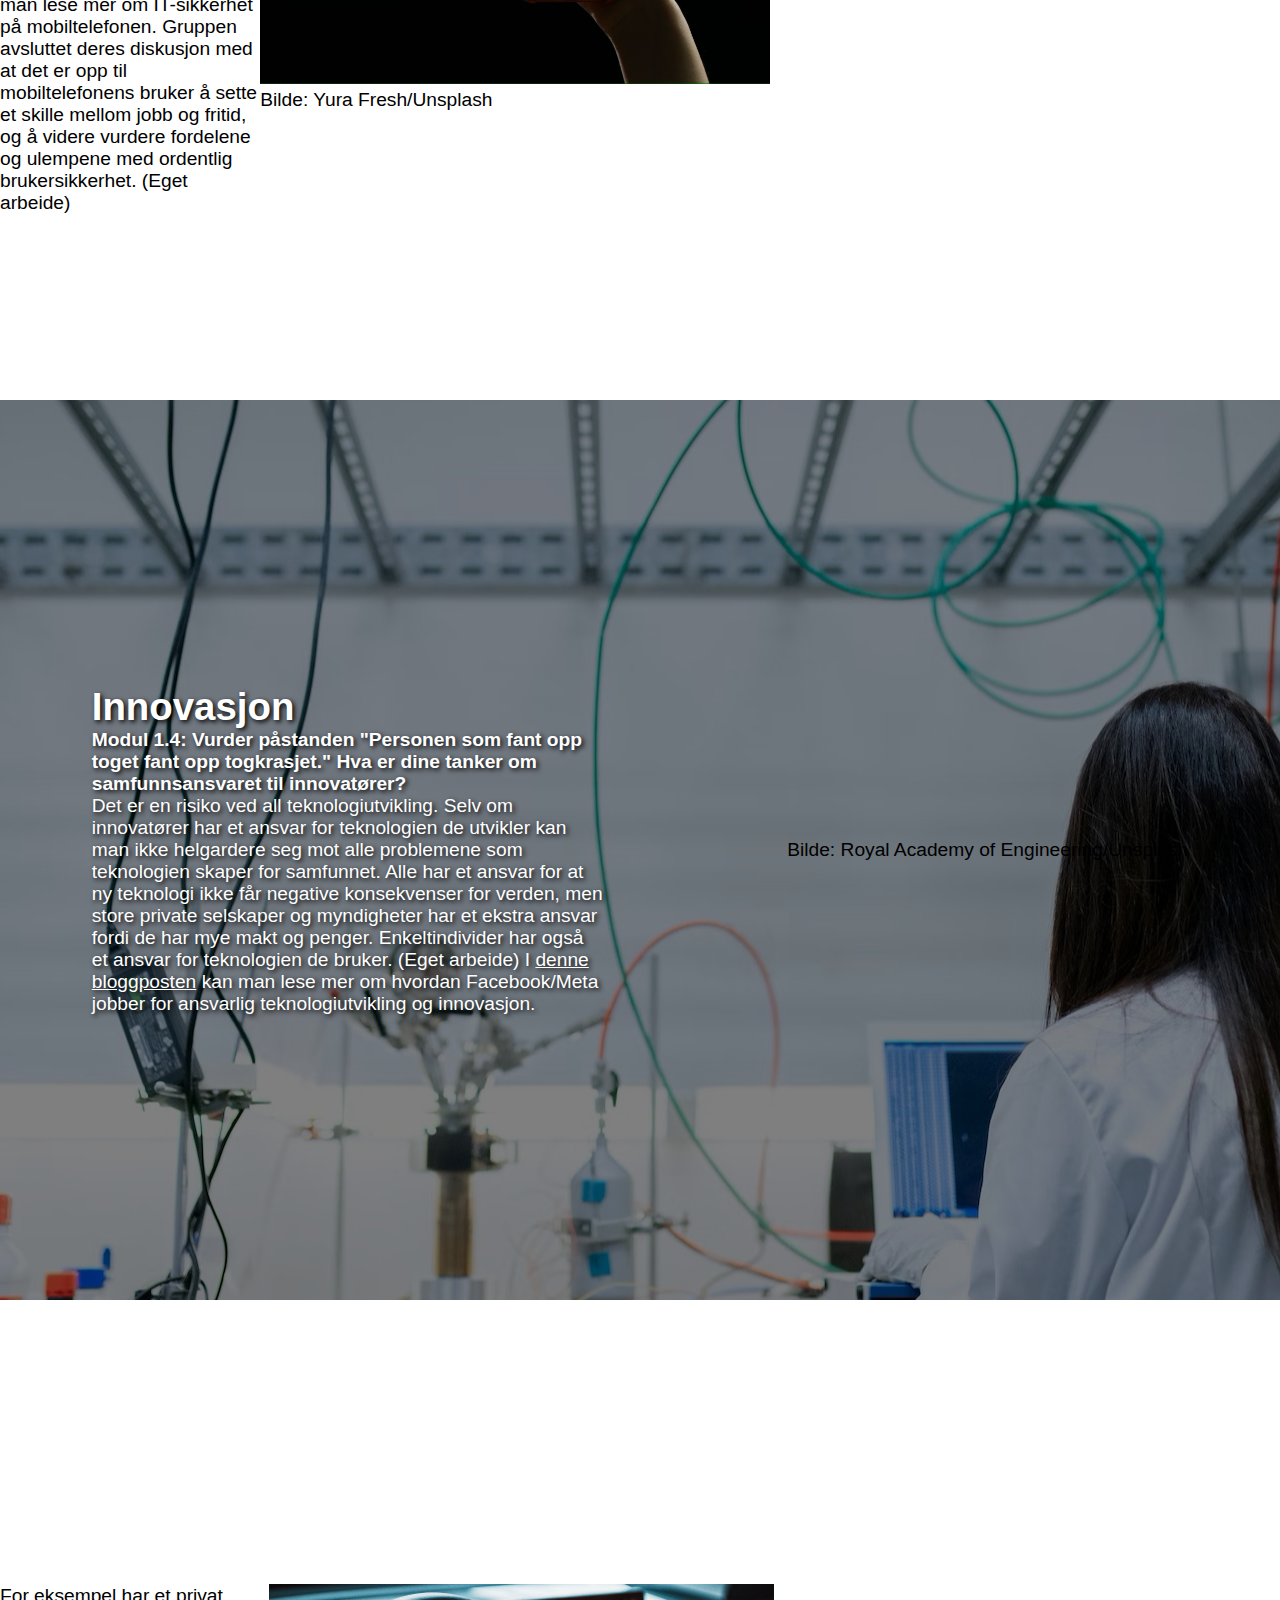
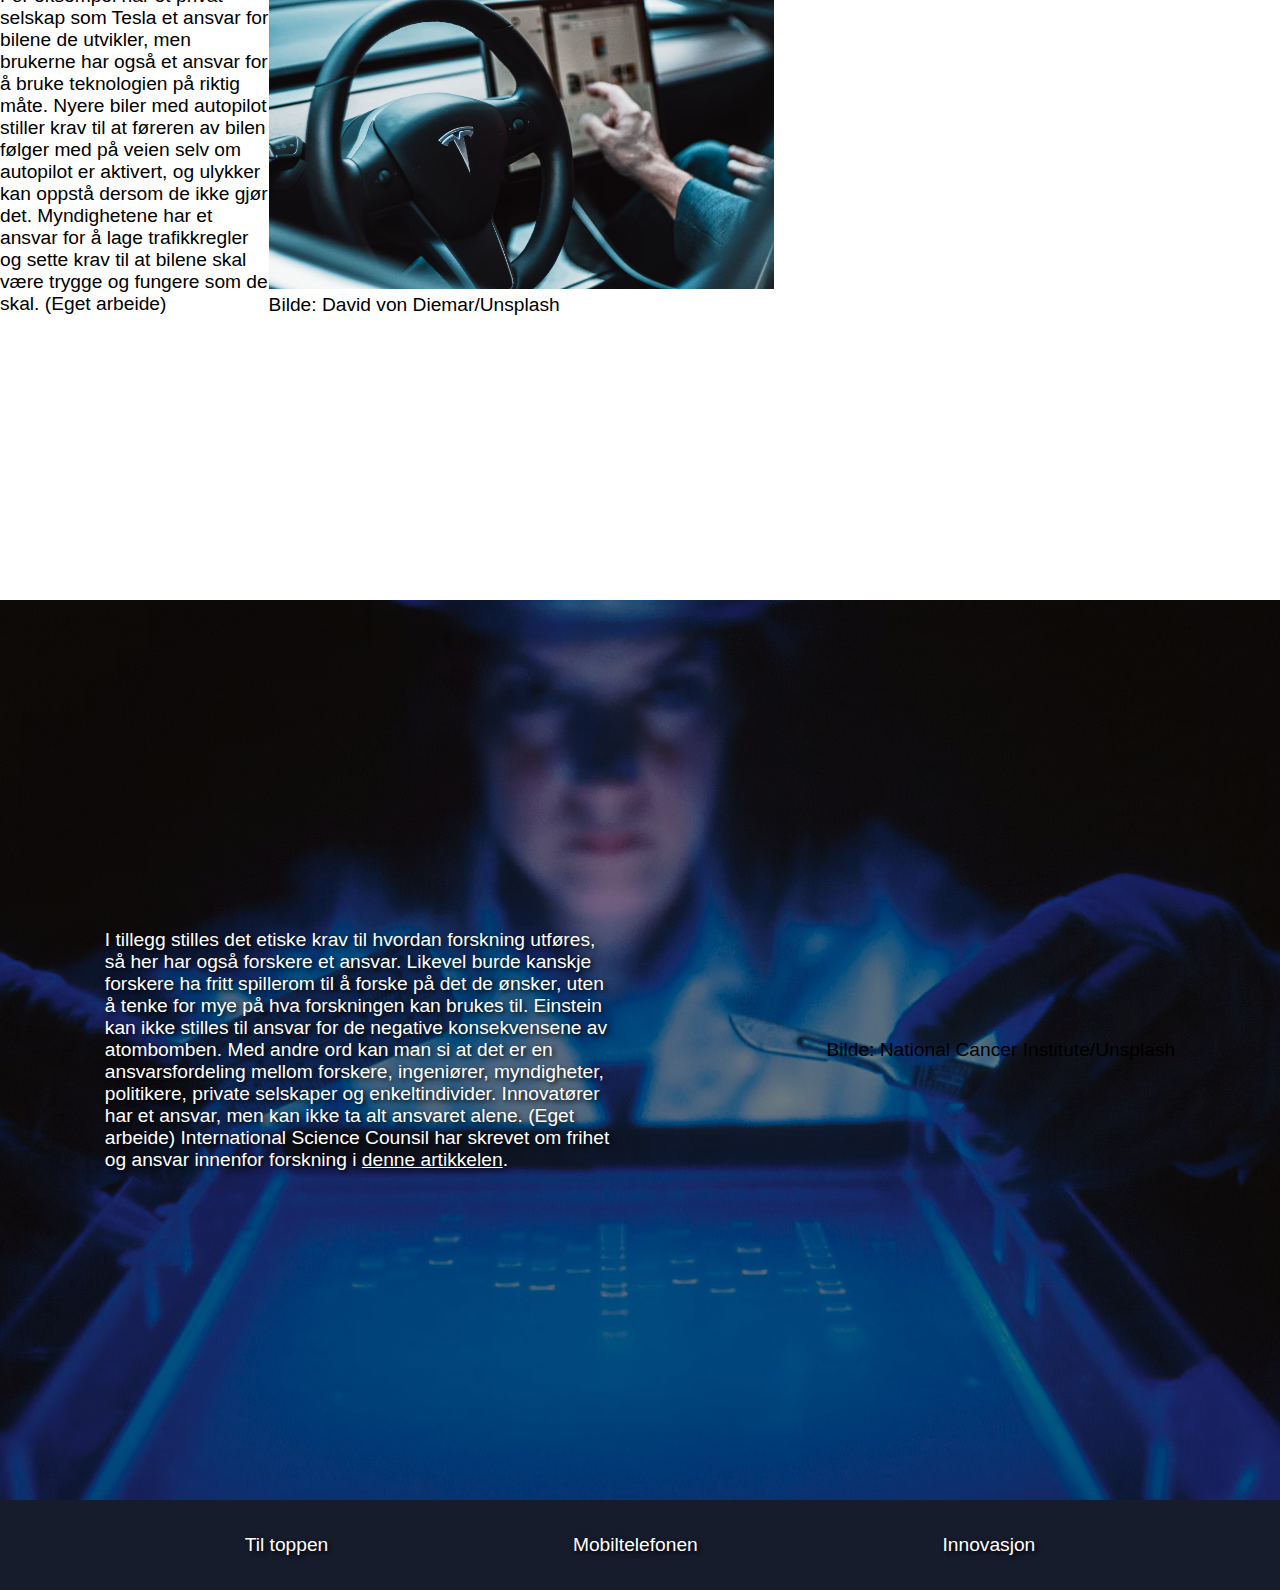
<file: topical.html>
<!DOCTYPE html>
<html lang="no">
<head>
    <meta charset="UTF-8">
    <meta http-equiv="X-UA-Compatible" content="IE=edge">
    <meta name="viewport" content="width=device-width, initial-scale=1.0">
    <link rel="stylesheet" href="assets/styles/topical.css">
    <title>Topical</title>
</head>
<body>

    <!-- Grid container. Nettsiden struktureres ved hjelp av Grid. -->
    <div class="grid">

        <!-- Forside / header -->
        <!--Bilde i header er hentet fra: "https://unsplash.com/photos/tnv84LOjes4", Fotograf: Sawyer Bengtson--> 
        <header id="top">

            <!-- Navigasjonsbar / Hamburger-meny -->
            <nav>
                <input type="checkbox">
                <div class="hamburger-strek"></div>
                <div class="hamburger-strek"></div>
                <div class="hamburger-strek"></div>    
                <div class="dropdown-meny">
                    <a class="link-1" href="index.html">Til restauranten</a>
                    <a class="link-2" href="#en">Mobiltelefonen</a>
                    <a class="link-3" href="#fire">Innovasjon</a>
                </div>
            </nav>

            <div class="header-overskrift">
                <h1>Samspillet mellom teknologi og samfunn</h1>
                <h2>Denne siden inneholder tekst fra et av vår gruppes tidligere innleverte arbeidskrav som svarer på refleksjonsoppgavene i modul 1.1 og 1.4 i faget Teknologi og samfunn for programmerere (DATA1100)</h2>
            </div>

            <div class="bilde-tekst">
                Bilde: Sawyer Bengtson/Unsplash
            </div>
        </header>

        <!-- Hovedinnhold. Main består av enda en grid med seks deler -->
        <main class="subgrid">

            <!-- Del 1 i Main -->
            <div class="boks en" id="en">
                <div class="tekstboks-svart display-none-mobile">
                    <h1>Mobiltelefonen</h1>
                    <h4>Modul 1.1: Hvordan kan mobiltelefonen forstås innenfor det fagfeltet du studerer og hva tror du er de sosiale implikasjonene av den?</h4>
                    <p>
                        Mobiltelefonen som en enhet har både tekniske- og sosiale bruksområder innenfor IT-relevante studier og arbeidsplasser. Innenfor det tekniske har en mobiltelefon et bredt bruksområde. Disse enhetene er robuste, små teknologiske datamaskiner som lar brukere drive med kommunikasjon eller teknologisk arbeid. Som en sosial enhet kan en mobiltelefon-bruker regnes som å alltid være tilgjengelig blant studiekamerater eller kolleger. På samme tid kan vedkommende videre spesialisere og endre på sin enhet slik at mobiltelefonen fungerer som en forlengelse av personens identitet. (Eget arbeide)
                    </p>
                </div>
                <div class="tekstboks-svart display-none-desktop">
                    <h1>Mobiltelefonen</h1>
                    <h4>Modul 1.1: Hvordan kan mobiltelefonen forstås innenfor det fagfeltet du studerer og hva tror du er de sosiale implikasjonene av den?</h4>
                    <p>
                        Mobiltelefonen som en enhet har både tekniske- og sosiale bruksområder innenfor IT-relevante studier og arbeidsplasser. Innenfor det tekniske har en mobiltelefon et bredt bruksområde. Disse enhetene er robuste, små teknologiske datamaskiner som lar brukere drive med kommunikasjon eller teknologisk arbeid. (Eget arbeide)
                    </p>
                </div>

                <div class="bilde">
                    <!--Bilde hentet fra: "https://unsplash.com/photos/SYTO3xs06fU", Fotograf: Marvin Meyer-->
                    <img src="assets/images/topical-bilde-en.jpg" alt="Mobiltelefoner">

                    <div class="bilde-tekst">
                        Bilde: Marvin Meyer/Unsplash
                    </div>
                </div>

                <div class="tekstboks-svart display-none-desktop">
                    <p>
                        Som en sosial enhet kan en mobiltelefon-bruker regnes som å alltid være tilgjengelig blant studiekamerater eller kolleger. På samme tid kan vedkommende videre spesialisere og endre på sin enhet slik at mobiltelefonen fungerer som en forlengelse av personens identitet. (Eget arbeide)
                    </p>
                </div>
            </div>
            
            <!-- Del 2 i Main -->
            <!--Bilde hentet fra: "https://unsplash.com/photos/E6VejqRWwpQ", Fotograf: Jamie Street-->
            <div class="boks to" id="to">
                <div class="tekstboks-hvit">
                    <p>
                        Under gruppens samtale oppsto det temaer rundt både det tekniske og det sosiale rundt mobiltelefonen. En av hovedtemaene i gruppens diskusjon er at siden en alltid er tilgjengelig på mobiltelefonen, vil en person i både arbeid og studie, uavhengig av retning, ha vanskeligheter med å skille mellom jobb og fritid. På grunn av IT-bransjens bruk av hjemmekontor, og deres tilgjengelighet i form av mobiltelefonen, mener gruppen at arbeidere kan få vanskeligheter med å skille mellom jobb og fritid. (Eget arbeide) Man kan lese mer om hvordan flere og flere bruker smarttelefonen sin til jobb i <a class="tekstboks-link" href="https://www2.deloitte.com/ch/en/pages/technology-media-and-telecommunications/articles/immer-mehr-menschen-arbeiten-auf-dem-smartphone.html">denne artikkelen</a> fra Deloitte.
                    </p>
                </div>

                <div class="bilde-tekst">
                    Bilde: Jamie Street/Unsplash
                </div>
            </div>

            <!-- Del 3 i Main -->
            <div class="boks tre" id="tre">
                <div class="tekstboks-svart display-none-mobile">
                    <p>
                        En annen sosial konsekvens som oppsto i diskusjonen er at siden mobiltelefonen kan fungere som en forlengelse av en persons identitet, kan både studenter og arbeidere være utsatt for urettferdig databehandling eller datatyveri. På den annen side kan også mennesker med IT-erfaring videre utvikle og forhindre tap, eller utnyttelse av data. (Eget arbeide) I <a class="tekstboks-link" href="https://www.ibm.com/topics/mobile-security">denne artikkelen</a> fra IBM kan man lese mer om IT-sikkerhet på mobiltelefonen. Gruppen avsluttet deres diskusjon med at det er opp til mobiltelefonens bruker å sette et skille mellom jobb og fritid, og å videre vurdere fordelene og ulempene med ordentlig brukersikkerhet. (Eget arbeide)
                    </p>
                </div>
                <div class="tekstboks-svart display-none-desktop">
                    <p>
                        En annen sosial konsekvens som oppsto i diskusjonen er at siden mobiltelefonen kan fungere som en forlengelse av en persons identitet, kan både studenter og arbeidere være utsatt for urettferdig databehandling eller datatyveri. (Eget arbeide)
                    </p>
                </div>

                <div class="bilde">
                    <!--Bilde hentet fra: "https://unsplash.com/photos/dk4en2rFOIE", Fotograf: Yura Fresh-->
                    <img src="assets/images/topical-bilde-tre.jpg" alt="Passcode">

                    <div class="bilde-tekst">
                        Bilde: Yura Fresh/Unsplash
                    </div>
                </div>
                
                <div class="tekstboks-svart display-none-desktop">
                    <p>
                        På den annen side kan også mennesker med IT-erfaring videre utvikle og forhindre tap, eller utnyttelse av data. (Eget arbeide) I <a class="tekstboks-link" href="https://www.ibm.com/topics/mobile-security">denne artikkelen</a> fra IBM kan man lese mer om IT-sikkerhet på mobiltelefonen. Gruppen avsluttet deres diskusjon med at det er opp til mobiltelefonens bruker å sette et skille mellom jobb og fritid, og å videre vurdere fordelene og ulempene med ordentlig brukersikkerhet. (Eget arbeide)
                    </p>
                </div>
            </div>

            <!-- Del 4 i Main -->
            <!--Bilde hentet fra: "https://unsplash.com/photos/8yS04veb1TQ", Fotograf: This Is Engineering & Royal Academy of Engineering-->
            <div class="boks fire" id="fire">
                <div class="tekstboks-hvit">
                    <h1>Innovasjon</h1>
                    <h4>Modul 1.4: Vurder påstanden "Personen som fant opp toget fant opp togkrasjet." Hva er dine tanker om samfunnsansvaret til innovatører?</h4>
                    <p>
                        Det er en risiko ved all teknologiutvikling. Selv om innovatører har et ansvar for teknologien de utvikler kan man ikke helgardere seg mot alle problemene som teknologien skaper for samfunnet. Alle har et ansvar for at ny teknologi ikke får negative konsekvenser for verden, men store private selskaper og myndigheter har et ekstra ansvar fordi de har mye makt og penger. Enkeltindivider har også et ansvar for teknologien de bruker. (Eget arbeide) I <a class="tekstboks-link" href="https://tech.fb.com/ideas/2021/06/responsible-innovation/">denne bloggposten</a> kan man lese mer om hvordan Facebook/Meta jobber for ansvarlig teknologiutvikling og innovasjon.
                    </p>
                </div>

                <div class="bilde-tekst">
                    Bilde: Royal Academy of Engineering/Unsplash
                </div>
            </div>

            <!-- Del 5 i Main -->
            <div class="boks fem" id="fem">
                <div class="tekstboks-svart display-none-mobile">
                    <p>
                        For eksempel har et privat selskap som Tesla et ansvar for bilene de utvikler, men brukerne har også et ansvar for å bruke teknologien på riktig måte. Nyere biler med autopilot stiller krav til at føreren av bilen følger med på veien selv om autopilot er aktivert, og ulykker kan oppstå dersom de ikke gjør det. Myndighetene har et ansvar for å lage trafikkregler og sette krav til at bilene skal være trygge og fungere som de skal. (Eget arbeide)
                    </p>
                </div>
                <div class="tekstboks-svart display-none-desktop">
                    <p>
                        For eksempel har et privat selskap som Tesla et ansvar for bilene de utvikler, men brukerne har også et ansvar for å bruke teknologien på riktig måte. (Eget arbeide)
                    </p>
                </div>

                <div class="bilde">
                    <!--Bilde hentet fra: "https://unsplash.com/photos/ZBWn5DvO0hg", Fotograf: David von Diemar-->
                    <img src="assets/images/topical-bilde-fem.jpg" alt="Tesla">

                    <div class="bilde-tekst">
                        Bilde: David von Diemar/Unsplash
                    </div>
                </div>
                
                <div class="tekstboks-svart display-none-desktop">
                    <p>
                        Nyere biler med autopilot stiller krav til at føreren av bilen følger med på veien selv om autopilot er aktivert, og ulykker kan oppstå dersom de ikke gjør det. Myndighetene har et ansvar for å lage trafikkregler og sette krav til at bilene skal være trygge og fungere som de skal. (Eget arbeide)
                    </p>
                </div>
            </div>

            <!-- Del 6 i Main -->
            <!--Bilde hentet fra: "https://unsplash.com/photos/tV-RX0beDp8", Fotograf: National Cancer Institute-->
            <div class="boks seks" id="seks">
                <div class="tekstboks-hvit">
                    <p>
                        I tillegg stilles det etiske krav til hvordan forskning utføres, så her har også forskere et ansvar. Likevel burde kanskje forskere ha fritt spillerom til å forske på det de ønsker, uten å tenke for mye på hva forskningen kan brukes til. Einstein kan ikke stilles til ansvar for de negative konsekvensene av atombomben. Med andre ord kan man si at det er en ansvarsfordeling mellom forskere, ingeniører, myndigheter, politikere, private selskaper og enkeltindivider. Innovatører har et ansvar, men kan ikke ta alt ansvaret alene. (Eget arbeide) International Science Counsil har skrevet om frihet og ansvar innenfor forskning i <a class="tekstboks-link" href="https://council.science/what-we-do/freedoms-and-responsibilities-of-scientists/">denne artikkelen</a>.
                    </p>
                </div>

                <div class="bilde-tekst">
                    Bilde: National Cancer Institute/Unsplash
                </div>
            </div>
        </main>

        <!-- Footer nederst på siden -->
        <footer>
            <a href="#top">Til toppen</a>
            <a href="#en">Mobiltelefonen</a>
            <a href="#fire">Innovasjon</a>
        </footer>
    </div>
</body>
</html>
</file>
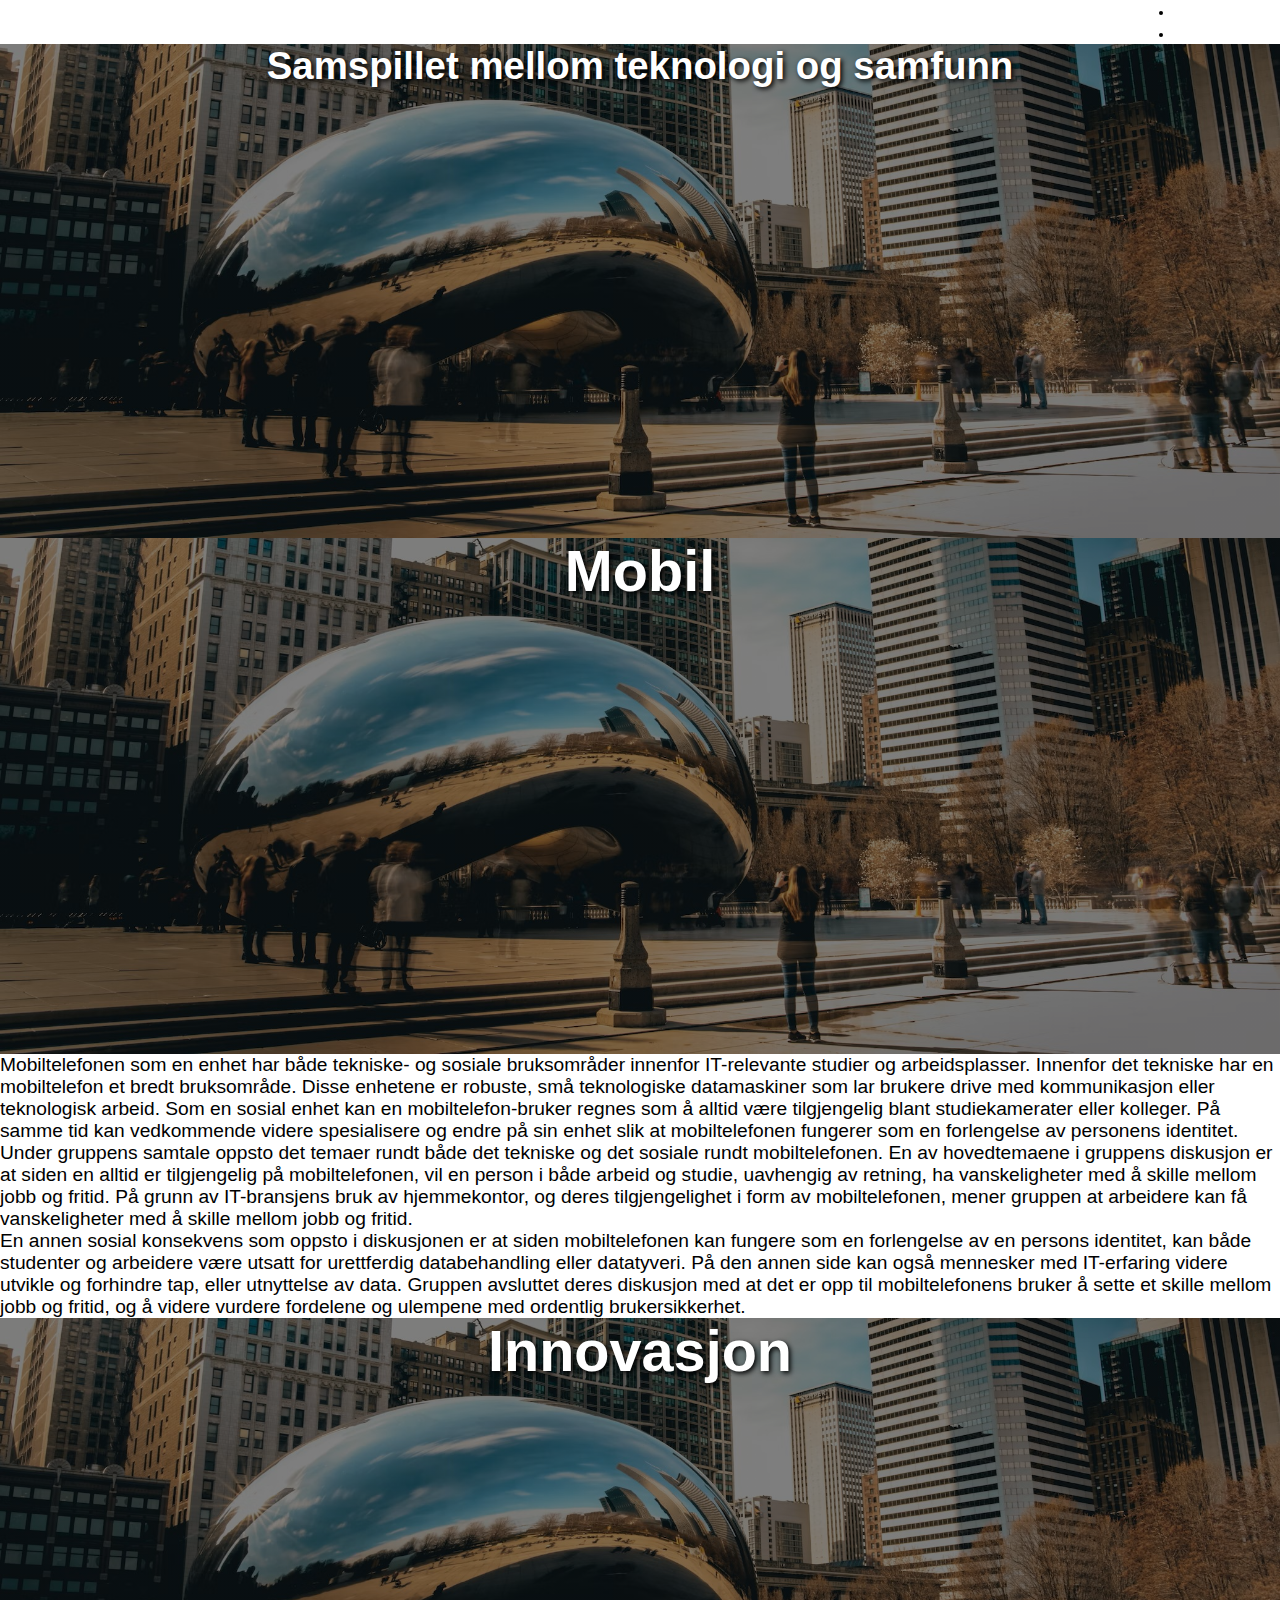
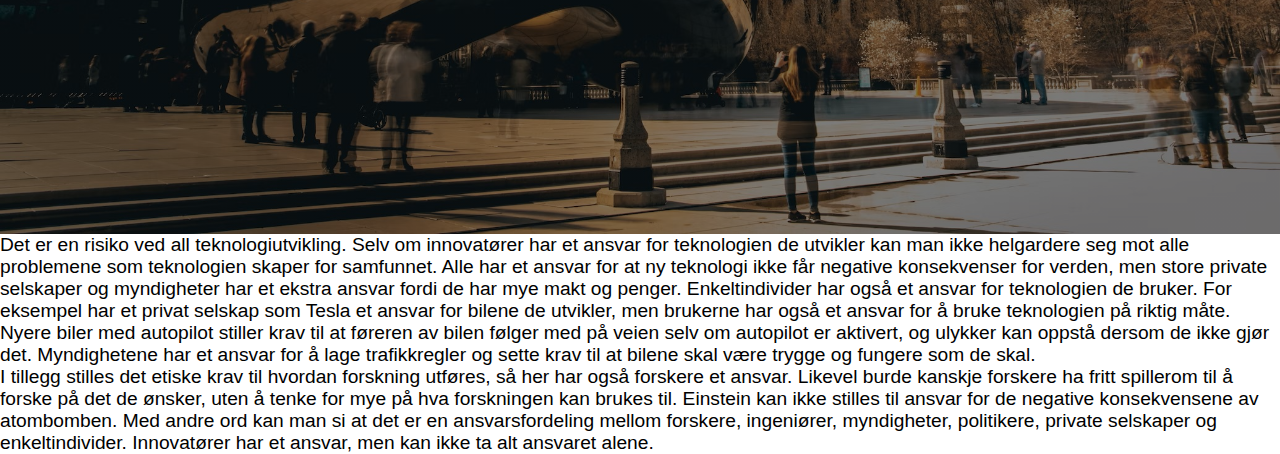
<file: topical_old.html>
<!DOCTYPE html>
<html lang="en">
<head>
    <meta charset="UTF-8">
    <meta http-equiv="X-UA-Compatible" content="IE=edge">
    <meta name="viewport" content="width=device-width, initial-scale=1.0">
    <link rel="stylesheet" href="assets/styles/topical.css">
    <title>Topical</title>
</head>
<body>
    
    <!-- Navigasjonsbar -->
    <nav>
        <div id="logo"><a href="index.html">Tilbake til restauranten</a></div>
        <ul>
            <li><a href="#seksjon1">Mobil</a></li>
            <li><a href="#seksjon2">Innovasjon</a></li>
        </ul>
    </nav>

    <header id="forside"">
        <h1>Samspillet mellom teknologi og samfunn</h1>
    </header>

    <main>
        <section id="seksjon1">
            <header id="mobil"><h1>Mobil</h1></header>
            <p>
                Mobiltelefonen som en enhet har både tekniske- og sosiale bruksområder innenfor IT-relevante studier og arbeidsplasser. Innenfor det tekniske har en mobiltelefon et bredt bruksområde. Disse enhetene er robuste, små teknologiske datamaskiner som lar brukere drive med kommunikasjon eller teknologisk arbeid. Som en sosial enhet kan en mobiltelefon-bruker regnes som å alltid være tilgjengelig blant studiekamerater eller kolleger. På samme tid kan vedkommende videre spesialisere og endre på sin enhet slik at mobiltelefonen fungerer som en forlengelse av personens identitet.
            </p>
        </section>
        
        <section id="seksjon2">
            <p>
                Under gruppens samtale oppsto det temaer rundt både det tekniske og det sosiale rundt mobiltelefonen. En av hovedtemaene i gruppens diskusjon er at siden en alltid er tilgjengelig på mobiltelefonen, vil en person i både arbeid og studie, uavhengig av retning, ha vanskeligheter med å skille mellom jobb og fritid. På grunn av IT-bransjens bruk av hjemmekontor, og deres tilgjengelighet i form av mobiltelefonen, mener gruppen at arbeidere kan få vanskeligheter med å skille mellom jobb og fritid. 
            </p>
        </section>

        <section id="seksjon3">
            <p>
                En annen sosial konsekvens som oppsto i diskusjonen er at siden mobiltelefonen kan fungere som en forlengelse av en persons identitet, kan både studenter og arbeidere være utsatt for urettferdig databehandling eller datatyveri. På den annen side kan også mennesker med IT-erfaring videre utvikle og forhindre tap, eller utnyttelse av data. Gruppen avsluttet deres diskusjon med at det er opp til mobiltelefonens bruker å sette et skille mellom jobb og fritid, og å videre vurdere fordelene og ulempene med ordentlig brukersikkerhet.
            </p>
        </section>

        <section id="seksjon4">
            <header id="innovasjon"><h1>Innovasjon</h1></header>
            <p>
                Det er en risiko ved all teknologiutvikling. Selv om innovatører har et ansvar for teknologien de utvikler kan man ikke helgardere seg mot alle problemene som teknologien skaper for samfunnet. Alle har et ansvar for at ny teknologi ikke får negative konsekvenser for verden, men store private selskaper og myndigheter har et ekstra ansvar fordi de har mye makt og penger. Enkeltindivider har også et ansvar for teknologien de bruker. For eksempel har et privat selskap som Tesla et ansvar for bilene de utvikler, men brukerne har også et ansvar for å bruke teknologien på riktig måte.
            </p>
        </section>

        <section id="seksjon5">
            <p>
                Nyere biler med autopilot stiller krav til at føreren av bilen følger med på veien selv om autopilot er aktivert, og ulykker kan oppstå dersom de ikke gjør det. Myndighetene har et ansvar for å lage trafikkregler og sette krav til at bilene skal være trygge og fungere som de skal.
            </p>
        </section>

        <section id="seksjon6">
            <p>
                I tillegg stilles det etiske krav til hvordan forskning utføres, så her har også forskere et ansvar. Likevel burde kanskje forskere ha fritt spillerom til å forske på det de ønsker, uten å tenke for mye på hva forskningen kan brukes til. Einstein kan ikke stilles til ansvar for de negative konsekvensene av atombomben. Med andre ord kan man si at det er en ansvarsfordeling mellom forskere, ingeniører, myndigheter, politikere, private selskaper og enkeltindivider. Innovatører har et ansvar, men kan ikke ta alt ansvaret alene.
            </p>
        </section>
        
    </main>
</body>
</html>
</file>
<file: assets/styles/global.css>
@import url('https://fonts.googleapis.com/css2?family=Playfair+Display&family=Roboto:wght@100&family=Yeseva+One&display=swap');
@import url('https://fonts.googleapis.com/css2?family=Playfair+Display&family=Roboto:wght@700&family=Yeseva+One&display=swap');

/* CSS som skal brukes til flere av sidene */

/* Gjør at siden scroller når man hopper til et punkt på siden */
html {
    scroll-behavior: smooth;
}

body {
    background-color: #242422;
    margin: 0;
}

h1 {
    text-align: center;
}

ul {
    display: flex;
    flex-direction: row;
    list-style-type: none;
}



/* Navigasjonsbar */
.navbar {
    height: 80px;
}
/* Fjerner styling fra linkene, setter transition duration for animasjon ved hover */
.navbar a {
    color: #FFF8EA;
    font-family: 'Roboto', sans-serif;
    font-size: 16px;
    margin-right: 20px;
    padding-bottom: 5px;
    text-decoration: none;
    transition-duration: 0.6s;
}
/* Fargeendring og understrek ved pekeren over */
.navbar a.active {
    border-bottom: 2px solid rgb(118, 118, 118);

}
.navbar a:hover {
    border-bottom: 2px solid rgb(118, 118, 118);
    color: rgb(174, 174, 174);
}
/* Plassering av ikoner i navbar, og videre formattering */
.navbar .container {
    align-items: center;
    display: flex;
    height: 100%;
    justify-content: space-between;
    margin: 0 auto;
    max-width: 1200px;
    padding: 0 30px;
    z-index: 1;
}

/* Formattering av logo */ 
.logo {
    display: flex;
    width: 200px;
    z-index: 1;
}

/* Plasserer en bakgrunn nederst til høyre i en div. Brukes som bakgrunn for bildetekst, og formaterer derfor også teksten inni */
.bilde-tekst{
    background-color: rgba(0, 0, 0, 0.456);
    border-radius: 15px 0px 0px 15px;
    bottom: 0px;
    color: white;
    font-family: 'Roboto', sans-serif;
    padding: 10px;
    position: absolute;
    right: 0px;
}



/* Global footer */
footer {
    background-color: #171716;
    height: 300px;
    margin-top: 100px;
    width: 100%;
}

/* Font-design i footer */
.footer-tekst, 
.footer-overskrift {
    color: rgb(248, 225, 192);
    font-family: 'Roboto', sans-serif;    
    font-size: 20px;
    font-weight: lighter;
    letter-spacing: 1.2px;
}

.footer-overskrift {
    font-size: 28px;
    text-align: left;
}

/* Formattering av innholdet i footer */
.footer-innhold {
    background-color: #171716;
    height: 100%;
    display: flex;
    margin-left: auto;
    justify-content: space-evenly;
}

/* Kontakt-oss og åpningstider-delen av footer */
.kontakt,
.aapningstider {
    margin: 20px;
    margin-bottom: 0;
    margin-top: 70px;

}



/* Nedskalering til mobilversjon */
@media(max-width: 768px){
    /*Forhindrer at bredden blir for høy på mobil*/
    ul {
        flex-direction: column;
        margin-top: 0;
        padding-left: 0;
    }

    li {
        padding-bottom: 10px;
    }
    
    .navbar a {
        font-size: 20px;
        margin-left: 20px;
        margin-top: 20px;

    }

    .navbar .container {
        flex-direction: column;
        padding-top: 20px;
        text-align: center;
    }

    .logo {
        margin-top: 0;
        padding-bottom: 30px;
        width: 280px;
    }

    .bilde-tekst{
        font-size: 12px;
    }


    footer {
        margin-top: 0;
    }
    .footer-tekst {
        font-size: 12px;
    }
    .footer-innhold{
        flex-direction: column;
        align-items: baseline;
        padding-top: 0px;
        height: 400px;
        margin-top: 0;
    }
    .footer-overskrift {
        font-size: 20px;
    }
    .aapningstider,
    .kontakt {
        margin-top: 0;
    }

}
</file>
<file: assets/styles/index.css>
/*  Øverste del av nettsiden 
    Legger til bakgrunnsbilde som skal holde seg sentrert og riktig størrelse.
    Bruker rgba til å gjøre bildet mørkere slik at teksten skal være mer synlig. */
.hovedbilde {
    /* Bilde hentet fra: "https://www.pexels.com/photo/restaurant-interior-776538/", Fotograf: Lisa Fotios 
    Setter høyden til å være 100% av høyden på vinduet. Fjerner all padding og margin. */
    background-image: linear-gradient(to bottom, rgba(0,0,0,0.4) 0%,rgba(0,0,0,0.4) 100%),url("../images/index-main-header.jpg");
    background-position: center;
    background-repeat: no-repeat;
    background-size: cover;
    height: 100vh;
    margin: 0;
    padding: 0;
    position: relative;
}

/* Endrer farge på linken (telefonnummeret blir om til en link på mobil.) */
a:link { 
    color: rgb(248,225,192);
}
/* Endrer farge på skriften i navigasjonsbaren for å overstyre link-fargen over. */
.navbar a {
    color: #FFF8EA;
}

/*  Tekst på miden av forsiden ("Tradisjonelle Italienske verdier"). 
    Setter margin fra toppen til å justere seg basert på høyden til vinduet.
    Legger skygge bak for mer kontrast til bakgrunnen.
    Tekststørrelsen justerer seg gradvis nedover når vinduet blir mindre. */
.midt-tekst {
    color: rgb(248, 225, 192);
    font-family: 'Roboto', sans-serif;
    font-size: 5vmin;
    font-weight: thick;
    letter-spacing: 0.6px;
    margin-top: 30vh;
    padding: 0px 40px;
    text-transform: uppercase;
    text-shadow: 0px 2px 30px rgba(0,0,0,1);
}
/*  Undertekst (midt i hjertet av Oslo). 
    Legger skygge bak for mer kontrast til bakgrunnen. */
.undertekst {
    color: rgb(248, 225, 192);
    font-family: 'Roboto', sans-serif;
    font-size: 2vmin;
    font-style: italic;
    margin-top: 20px;
    text-align: center;
    text-shadow: 0px 2px 20px rgba(0,0,0,1);
}



/*  Pil for å scrolle ned på siden. 
    Generert ved hjelp av en rotert firkant (45 grader) som kun har border høyre og under for å danne en pil. 
    z-index forsikrer at den plasseres foran andre elementer. */
.pil {
    -webkit-transform: rotate(45deg);
    border: solid #FFF8EA;
    border-width: 0 7px 7px 0;
    bottom: 50px;
    padding: 20px;
    transform: rotate(45deg);
    z-index: 10;
}
/*  Fargeendring ved mus over pilen. */ 
.pil:hover {
    border: solid darkgrey;
    border-width: 0 7px 7px 0;
}
/*  Sentrerer pilen og plasserer den ut i fra andre elementer. */ 
.pil-ned-a {
    bottom: 50px;
    display: flex;
    justify-content: center;
    margin-top: 100px;
}



/*  Justerer skriftstørrelse utifra vindustørrelse dersom det blir mindre enn en viss grense */
.del-1-tekst, 
.del-2-tekst, 
.del-3-tekst {
    color: rgb(165, 102, 73);
    font-size: 2.5vmin;
}

/*  Gir alle overskrifter på siden en brun farge og endrer størrelse */
.del-1-overskrift,
.del-2-overskrift,
.del-3-overskrift {
    font-size: 45px;
    margin-left: 0;
    margin-top: 30px;
    color: rgb(165, 102, 73);
}



/*  Del 1 av siden
    Plasserer delen i en container for at ting ikke skal strekkes helt ut i sidene på widescreen. */
.container-del-1 {
    background-color: white;
    width: 100%;
}
/*  Bruker flexbox til å plassere elementer i forhold til hverandre og dens div.
    Max-width gjør at når det når den bredden dras ikke ting lenger ut i sidene, og gjør det mer lesbart og samlet på widescreen. */    
.del-1 {
    background-color: rgb(255, 255, 255);
    display: flex;
    justify-content: center;
    margin: auto;
    max-width: 1800px;
    overflow: hidden;
    padding: 100px 0 100px 0;
    width:100%;
}
/* Midstiller elementene vertikalt. */
.del-1-venstre {
    align-items: center;
    display: flex;
    height: 500px;
    width: 100%;
    z-index: 1;
}
/* Position relative for å sikre at bildrekrediteringen havner riktig sted. */
.del-1-høyre {
    align-items: center;
    display: flex;
    height: 500px;
    position: relative;
    width: 100%;
}
/*  Plasserer og justerer bildet, margin høyre baseres på bredden til vinduet.
    Avrunder to av hjørnene med border-radius. Object-fit: cover hindrer at bildet blir strukket. */
.del-1-høyre img {
    background-repeat: no-repeat;
    background-size: cover;
    border-radius: 0 3rem 0 3rem;
    height: 100%;
    margin-right: 7vw;
    object-fit: cover;
    width: 100%;
}
/* Endrer tekstens egenskaper og plasserer den. */
.del-1-tekst {
    font-family: 'Roboto', sans-serif;
    font-weight: lighter;
    margin-top: 0;
    padding-right: 50px;
    text-align: left;
}
.del-1-overskrift {
    text-align: left;
}
/*  Strek for å løfte designet, bredde 10% av boksen den er i. */
.strek-1 {
    background-color: rgb(165, 102, 73);
    height: 2px;
    margin-top: 50px;
    width: 15%;
}
/* Skyver innholdet i tekstboks 1 20% ut fra venstre. */
.del-1-tekst,
.del-1-overskrift,
.strek-1 {
    margin-left: 20%;
}



/*  Del 2 av siden
    Plasserer delen i en container for at ting ikke skal strekkes helt ut i sidene på widescreen. */
.container-del-2 {
    background-color: #FFF8EA;
    width: 100%;
}
/*  Bruker flex til å sentrere innholdet i forhold til hverandre og utifra boksen det er i.
    Bruker max-width for å unngå at det strekkes ut på widescreen. */
.del-2 {
    align-items: center;
    background-color: #FFF8EA;
    display: flex;
    height: 500px;
    justify-content: center;
    margin: 0 auto;
    max-width: 1800px;
    padding-bottom: 50px;
    padding-top: 50px;
    width: 100%;
}
/*  Gjør at elementene er oppå hverandre spredt jevnt inni boksen ved bruk av flex column 
    Margin 5% på top og bunn, 0 på sidene. */
.del-2-tekstboks {
    align-items: center;
    display: flex;
    flex-direction: column;
    justify-content: center;
    margin: 5% 0;
    width: 60%;
}
/* Pynter teksten og skyver knappen litt ned med padding. */
.del-2-tekst {
    color: rgb(165, 102, 73);
    font-family: 'Roboto', sans-serif;  
    font-weight: lighter;
    padding-bottom: 50px;
    text-align: center;  
}
/* Endrer farge, tykkelse og bredde på strek 2. */
.strek-2 {
    background-color: rgb(165, 102, 73);
    height: 2px;
    width: 30%;
}

/*  Knapp til booking, gjør den penere å se på med padding og farger. 
    Transition duration gjør at den gradvis blir farger nåt man holder over. 
    Padding 16px topp og bunn, 32px på sidene. 
    Endrer museknappen til en peker når man holder over for at man skal skjønne at man kan trykke på den.*/
.til-booking-knapp {    
    background-color: #FFF8EA;
    border-radius: 5px;
    border: 2px solid rgb(165, 102, 73);
    color: black; 
    color: rgb(165, 102, 73);
    cursor: pointer;
    font-size: 18px;
    padding: 16px 32px;
    text-align: center;
    text-decoration: none;
    transition-duration: 0.4s;
    z-index: 10;
}
/* Fargeendring ved mus-over. Reverserer fargene. */
.til-booking-knapp:hover {
    background-color: rgb(165, 102, 73); 
    color: #FFF8EA; 
}



/*  Del 3 av siden. */
.container-del-3 {
    background-color: white;
    width: 100%;
}
/*  Padding topp og bunn 100px, 0px på sidene 
    Max-width gjør at den ikke dras ut over en viss bredde på widescreen. 
    Margin auto midstiller.
    Bruker flex for å plassere elementer i forhold til hverandre.
    Row-reverse gjør at det blir speilvendt fra del 1. 
    Skjuler ting dersom noe skulle flyte utover boksen og skape mulighet for horisontal scroll. */
.del-3 {
    background-color: rgb(255, 255, 255);
    display: flex;
    flex-direction: row-reverse;
    margin: auto;
    max-width: 1800px;
    overflow: hidden;
    padding: 100px 0;
    width:100%;
}
/*  Sentrer innhold og setter størrelsen. Bruker 100% av boksen det er i. */
.del-3-høyre,
.del-3-venstre {
    align-items: center;
    display: flex;
    height: 500px;
    width: 100%;
}

/*  Plasserer med flexbox. Relative for å få inn bildekreditering på riktig sted. */
.del-3-venstre {
    justify-content: flex-end;
    position: relative;
}
/* Gjør bildets størrelse responsivt */
.del-3-venstre img {
    background-repeat: no-repeat;
    display: flex;
    background-size: cover;
    border-radius: 0 3rem 0 3rem;
    height: 100%;
    object-fit: cover;
    width: 80%;
}
/*  Design av tekst og utforming. 
    Padding 0 topp og bunn, 100px høyre, 20px venstre */
.del-3-tekstboks {
    margin-left: 20%;
    padding: 0 100px 0 20px;
}
/* Styler tekst. */
.del-3-tekst {
    font-family: 'Roboto', sans-serif;
    font-weight: lighter;
    text-align: left;
}
.del-3-overskrift {
    padding-bottom: 30px;
    text-align: left;
}
/* Justerer streken til å passe designet. */
.strek-3 {
    background-color: rgb(165, 102, 73);
    height: 3px;
    margin-left: 0px;
    margin-top: -25px;
    width: 15%;
}


/*  Knapp til menyen. Endrer utseendet, tiden det tar å endre farge og z-index sikrer at den kommer forran andre elementer.
    Transition-duration gjør at den endrer farge gradvis. 
    Padding topp og bunn: 32px, padding sider: 32px */
.til-meny-knapp {    
    background-color: #ffffff;
    border-radius: 5px;
    border: 2px solid rgb(165, 102, 73);
    color: rgb(165, 102, 73);
    cursor: pointer;
    font-size: 18px;
    padding: 16px 32px;
    text-align: center;
    text-decoration: none;
    transition-duration: 0.4s;
    z-index: 10;
}
/* Farge-endring ved mus over */
.til-meny-knapp:hover {
    background-color: rgb(165, 102, 73); 
    color: #FFF8EA; 
}


/* Endrer runde kanter på ene hjørnet på bilde-krediteringsboksen på øverste bildet. */
.en {
    border-radius: 10px 0 0 0;
}
/*  Setter samme margin som bildet får at de skal være plassert likt.  */
.to {
    margin-right: 7vw;
}



footer {
    margin-top: 0;
}
.footer-overskrift {
    margin: 0;
}



/* CSS for telefon */
@media(max-width: 850px){

    /*  Endrer skriftstørrelse og plassering tilegnet mobil, samt legger til litt luft rundt teksten. */
    .midt-tekst {
        font-size: 9vmin;
        padding: 20px;
    }
    .undertekst {
        font-size: 15px;
        padding-top: 15px;
    }
    /* Dersom noe skulle flyte utenfor skjermen unngår vi side-scroll */
    .hovedbilde {
        overflow: hidden; 
    }

    /*  Fjerner pilen fra mobil. */
    .pil {
        display: none;
    }



    /*  Del 1 av nettsiden på mobil. */
    /*  Sentrerer tekst og skalerer størrelsen til mobil. */
    .del-1-tekst, 
    .del-2-tekst, 
    .del-3-tekst {
        font-size: 4vmin;
        padding: 30px;
        text-align: center;
    }
    /* Endrer størrelse på overskriftene til mobil. */
    .del-1-overskrift,
    .del-2-overskrift,
    .del-3-overskrift {
        font-size: 30px;
    }
    /*  Endrer retning på flex for å gjøre det mer mobilvennlig. Fjerner litt tomrom. */
    .del-1 {
        flex-direction: column;
        height: 730px;
        justify-content: center;
        padding: 0;
    }
    /*  Bruker flex til å plassere elementer sentrert og over hverandre. 
    Padding 30px topp og bunn, 0 på sidene. */
    .del-1-tekstboks {
        align-items: center;
        display: flex;
        flex-direction: column;
        justify-content: center;
        padding: 30px 0;
    }
    /*  Padding 0 på toppen, 30px på resten. */
    .del-1-tekst {
        margin: 25px 0 0 0;
        padding: 0 30px 30px 30px;
        width: 65%;
    }
    /* Nullstiller margin fra desktop for å tilpasse mobil. */
    .del-1-overskrift {
        margin: 0;
    }
    /*  Tilbakestiller margin og padding. Fjerner avrundede kanter. Bildet tar nå 100% av bredden på mobilen. */
    .del-1-høyre img { 
        height: 380px;     
        margin: 0;
        padding: 0;
        width: 100%;
        border-radius: 0;
    }
    /* Skjuler strek 1 */
    .strek-1 {
        display: none;
    }



    /*  Del 2 av nettsiden på mobil
    Resetter padding og margin, setter høyde og bredde på teksten.  */
    .del-2 {
        height: 300px;
    }
    .del-2-tekstboks {
        width: 80%;
    }
    .del-2-tekst {
        padding: 0;
        margin: 0;
        padding-bottom: 5%;
    }


    /*  Del 3 av nettsiden på mobil
    Bruker flex til å plassere det over hverandre og motsatt vei med column-reverse. Nullstiller padding fra desktop. */
    .del-3 {
        align-items: center;
        flex-direction: column-reverse;
        height: 730px;
        justify-content: center;
        padding: 0;
    }
    /*  Plasserer elementene sentrert med flex. Nullstiller margin og padding. */
    .del-3-tekstboks {
        align-items: center;
        display: flex;
        flex-direction: column;
        justify-content: center;
        margin: 0;
        padding: 0;
    }
    .del-3-overskrift {
        margin-bottom: 0;
        margin-top: 0;
    }

    /* Fjerner avrundede kanter på bildet. Nullstiller margin og padding. */
    .del-3-venstre img {
        height: 100%;     
        margin: 0;
        padding: 0;
        width: 100%;
        height: 100%;
        border-radius: 0;
    }
    .del-3-venstre { 
        height: 100%;
    }

    /*  Sentrerer alt i boksen vertikalt. Nullstiller margin og padding. */
    .del-3-høyre {
        align-items: center;
        display: flex;
        height: 100%;
        margin: 0;
        padding: 0;
    }
    /*  Padding på alle sider bortsett fra den øvre siden. Nullstiller margin. Sentrerer teksten.*/
    .del-3-tekst {
        margin:0;
        padding:0 30px 30px 30px;
    }

    /*  Skjuler streken fra web. */
    .strek-3 {
        display: none;
    }



    /*  Gjør knapper proporsjonelle i forhold til mobil. */
    .til-booking-knapp, 
    .til-meny-knapp {    
        border-width: 1px;
        font-size: 12px;
        padding: 10px 25px;
    }
  


    /* Tilbakestiller margin på bildekreditering to og tre */
    .to {
        margin: 0;
    }
    .tre {
        margin: 0;
    }
}
</file>
<file: assets/styles/accessibility.css>
h1 {
    color: rgb(248, 225, 192);
    font-family: 'Roboto', sans-serif;
    font-weight: lighter;
    font-size: 45px;
    font-weight: 600;
}

p {
    color: rgb(248, 225, 192);
    font-family: 'Roboto', sans-serif;
    font-weight: lighter;
    font-size: 20px;
    line-height: 1.5;
}



/* En container til teksten */
.container {
    display: flex;
    justify-content: center;
}

/* Videre formattering av tekst */
.tekst {
    display: flex;
    width: 50%;
    flex-direction: column;
}



/* Nedskalering til mobilversjonen av nettsiden */
@media(max-width: 768px){
    .container {
        padding-top: 25vh;
    }

    .tekst{
        width: 75%;
    }
}
</file>
<file: assets/styles/booking.css>
h2 {
    color: rgb(248, 225, 192);
    font-family: 'roboto', sans-serif;
    font-size: 250%;
    font-weight: lighter;
    margin: 0;
    padding: 0;
}

h3 {
    font-size: 120%;
    font-family: 'Roboto', sans-serif;    
}
.hovedfotograf {
    z-index: 1;
}
/* Farge på linken etter det har blitt trykket på */
a:visited {  
    color: rgb(248,225,192);
}
/* Farge på linken */ 
a:link { 
    color: rgb(248,225,192);
}
.navbar a {
    color: #FFF8EA;
}

/* Bakgrunnsbilde */
.hovedbilde {
    /* Bilde hentet fra: "https://unsplash.com/photos/g_V2rt6iG7A" Fotograf: Siyuan */
    background-image: linear-gradient(to bottom, rgba(0, 0, 0, 0.518) 0%,rgba(0, 0, 0, 0.523) 100%),url("../images/booking-side-bakgrunn.jpg");
    background-position: 50% 60%;
    background-repeat: no-repeat;
    background-size: cover;
    display: flex;
    flex-direction: column;
    height: 600px;
    object-fit: cover;
    position: relative;
}

/* Tekst på bilde */
.booking-overskrift {
    color: rgb(248, 225, 192);
    font-family: 'Roboto', sans-serif;
    font-size: 600%;    
    font-weight: lighter;
    left: 50%;
    position: absolute;
    text-align: center; 
    top: 50%;
    transform: translate(-50%, -50%);
    text-shadow: 0px 2px 30px rgba(0,0,0,1);
}



/* Div for å få alt innhold i book-bord sentrert */ 
.container-book-bord { 
    display: flex;
    justify-content: center;
}

/* Div for å få alt innhold i book-lokale sentrert */ 
.container-book-lokale { 
    display: flex;
    flex-direction: row;
    justify-content: center;
}



/* Grå boks bak bildet og tekst */ 
.book-bord-boks { 
    background-color: #2b2b29;
    display: flex;
    flex-direction: row;
    height: 45vh;
    justify-content: center;
    margin-top: 5%; 
    padding: 50px;
    width: 60%;
    position: relative;
}
/* Bildet til book-bord */ 
.book-bord-bilde { 
    align-items: center;
    background-position: center;
    background-repeat: no-repeat;
    background-size: cover;
    border-radius: 0 3rem 0 3rem;
    display: flex;
    height: 100%;  
    justify-content: center;
    object-fit: cover;
    object-position: 20% 90%;
    width: 30vw;
}

.venstre-del {
    position: relative;
}

.høyre-del {
    position: relative;
}

/* Teksten til book-bord */ 
.book-bord-tekst { 
    color: rgb(248, 225, 192);
    display: flex;
    flex-direction: column;
    font-family: 'Roboto', sans-serif;
    justify-content: center;
    line-height: 1.5;
    margin-left: 5%;
    margin-top: -10%;
}

/* Tabellen til dato */ 
form { 
    color: rgb(248, 225, 192);
    font-family: 'Roboto', sans-serif;    
    font-weight: lighter;
}


/* Popup og popup-tekst (inkl. engelske kommentarer) hentet fra w3schools (https://www.w3schools.com/howto/howto_js_popup.asp) for å gi en bekreftelse på at du har sendt søknaden */ 
.popup {
    -moz-user-select: none;
    -ms-user-select: none;
    -webkit-user-select: none;
    border-radius: 7%;
    border: 0.7px solid white;
    color: rgb(248, 225, 192);
    cursor: pointer;
    display: inline-block;
    font-family: 'Roboto', sans-serif;    
    font-weight: lighter;
    padding: 10px;
    position: absolute;
    user-select: none;
    z-index: 10;
    bottom: 10%;
}
/* The actual popup */
.popup .popup-tekst {
    background-color: #555;
    border-radius: 6px;
    bottom: 125%;
    color: #fff;
    left: 50%;
    margin-left: -80px;
    padding: 8px 0;
    position: absolute;
    text-align: center;
    visibility: hidden;
    width: 160px;
    z-index: 2;
}
/* Popup arrow */
.popup .popup-tekst::after {
    border-color: #555 transparent transparent transparent;
    border-style: solid;
    border-width: 5px;
    content: "";
    left: 50%;
    margin-left: -5px;
    position: absolute;
    top: 100%;
}
/* For å vise/skjule meldingen etter du har trykket på submit knappen */
.popup .show {
    -webkit-animation: fadeIn 1s;
    animation: fadeIn 1s;
    visibility: visible;
}

/* Add animation (fade in the popup) */
@-webkit-keyframes fadeIn {
    from {opacity: 0;} 
    to {opacity: 1;}
}
@keyframes fadeIn {
    from {opacity: 0;}
    to {opacity:1 ;}
}



/* Grå boks bak bilde og info */
.book-lokale-boks {  
    background-color: #2b2b29;
    display: flex;
    flex-direction: row-reverse;
    height: 40vh;
    justify-content: center;
    margin-top: 5%; 
    padding: 50px;
    width: 60%;
    position: relative;
}
/* Bilde til book-lokale */ 
.book-lokale-bilde {  
    border-radius: 0 3rem 0 3rem;
    color: rgb(248, 225, 192);
    display: flex;
    height: 100%;  
    justify-content: center;
    object-fit: cover;
    margin-left: 10%;
    width: 30vw;

}
.lokale-fotograf {
    margin-right: -10%;
}

/* Teksten til book-lokale */ 
.book-lokale-tekst { 
    color: rgb(248, 225, 192);
    display: flex;
    flex-direction: column;
    font-family: 'Roboto', sans-serif;
    justify-content: center;
    line-height: 1.5;
    margin-left: -10%;
    padding-left: 100px;
}



/* Skalert til ipad og tablets */ 
@media(max-width: 1000px) { 
    p {
        font-size: 15px;
        font-family: 'Roboto', sans-serif;    
    }
    span {
        font-size: 10px;
    }
    
    .booking-overskrift {
        font-size: 300%
    }

    .bakgrunnsfarge{
        background-color: #2b2b29;
    }



    .book-bord-boks {
        height: 400px;
        margin-left: 5%;
        margin-top: 5%;
        width: 800px;
    }
    .book-bord-bilde {
        height: 300px;
        margin-top: 10%;
        width: 300px;
    }
 
    .book-bord-tekst  {
        font-size: 15px;
        margin-left: 10%;
        margin-right: 10%;
        margin-top: -10%;
    }

    .bord-fotograf {
        margin: 0;
        margin-top: 10%;
    }

    .lokale-fotograf {
        margin: 0;
        margin-top: 10%;
        margin-right: -10%;
    }

    .book-lokale-boks {
        height: 400px;
        margin-left: 0%;
        margin-top: 5%;
        width: 800px;
    }
    .book-lokale-bilde {
        height: 300px;
        margin-left: 10%;
        margin-top: 10%;
        width: 300px;
    }
    .book-lokale-tekst {
        font-size: 15px;
        margin-left: 0%;
        margin-top: -10%;
        padding:0;
    }


    .popup {
        margin-top: 55%;
        bottom: 0;
    }
}

/* Skalert til mobil feks iphone 12 pro */
@media(max-width: 768px) { 
    p {
        font-size: 15px;
        font-family: 'Roboto', sans-serif;    
    } 
    span {
        font-size: 10px;
    }
   
    .booking-overskrift {
        font-size: 300%
    }

    .bakgrunnsfarge{
        background-color: #2b2b29;
    }
    

    .book-bord-boks {
        flex-direction: column;
        height: 650px;
        justify-content: center;
        margin-left: 0%;
        margin-right: 0%;
        width: 100%;
    }
    .book-bord-bilde {
        height: 250px;
        margin-left: 0%;
        margin-right: 0%;
        margin-top: 10%;
        width: 100%;
    }
    .bord-fotograf {
        margin: 0;
        margin-top: 10%;
    }
    .book-bord-tekst  {
        font-size: 15px;
        margin-left: 0%;
        margin-right: 0%;
        margin-top: 0%;
    }

    .book-lokale-boks {
        flex-direction: column;
        height: 695px;
        margin-top: 5%;
        width: 100%;
    }
    .book-lokale-bilde {
        height: 250px;
        margin-left: 0%;
        margin-right: 0%;
        width: 100%;
        
    }
    .lokale-fotograf {
        margin: 0;
        margin-top: 10%;
    }
    .book-lokale-tekst {
        font-size: 15px;
        margin-left: 0%;
        margin-right: 0%;
        margin-top: 10%;
    }
 


    .popup {
        margin-top: 105%;
        margin-left: 0%; 
        bottom: 0;
    }
}
</file>
<file: assets/styles/menu.css>
h2 {
    color: rgb(248, 225, 192);
    font-family: 'roboto', sans-serif;
    font-size: 250%;
    font-weight: lighter;
    margin: 0;
    padding: 0;
    text-align: center;
}

h3 {
    color: white;
    font-size: 110%;
    margin: 0;
    padding: 0;
}

p {
    color: silver;
    font-size: 110%
}

a {
    color: white;
    text-decoration: none;
}



/* Bakgrunnsbildet i header */
.hovedbilde {
    /* Bilde hentet fra: "https://unsplash.com/photos/t8hTmte4O_g", Fotograf: Bruna Branco */
    background-image: linear-gradient(to bottom, rgba(0,0,0,0.7) 0%,#242422 100%),url("../images/meny-header-bakgrunn.jpg");
    background-repeat: no-repeat;
    background-size: cover;
    height: 100vh;
    width: 100%;
    z-index: -2;
}

/* Størrelses-, farge- og fontendringer for overskriften */
.overskrift {
    color: rgb(248, 225, 192);
    font-family: 'Roboto', sans-serif;
    font-size: 100px;
    font-weight: lighter;
    padding-top: 200px;
    text-shadow: 0px 2px 30px rgba(0,0,0,1);
}

/* For å kunne sitere fotograf og kilde med tekst oppå bilder */
.bilde-container{
    position: relative;
}



/* Lager en pil som roteres slik at den peker nedover */
.pil {
    -webkit-transform: rotate(45deg);
    border: solid #FFF8EA;
    border-width: 0 7px 7px 0;
    bottom: 50px;
    padding: 20px;
    transform: rotate(45deg);
    z-index: 10;
}
.pil:hover {
    border: solid darkgrey;
    border-width: 0 7px 7px 0;
}
/* Plasserer pilen */
.pil-ned-a {
    bottom: 50px;
    display: flex;
    justify-content: center;
    margin-top: 70vh;
}



/* Selve meny-delen, dvs. containeren inni <main>*/
.meny {
    background-color: #2b2b29;
    margin-left: auto;
    margin-right: auto;
    margin-top: 20vh;
    padding-bottom: 20px;
    padding-top: 50px;
    width: 50%;
}

/* Lager tomrom mellom matrettene */
.matrett {
    margin: 50px 0;
}

/* .left og .pris brukes til å feste navn og pris til samme linje */
.left {
    margin-left: 10%;
    text-align: left; 
}
.pris {
    float: right;
    margin-right: 10%;
}

/* Allergen posisjon og farge */
.allergen {
    color: rgb(177, 160, 137);
    font-size: 15px;
    margin-left: 10%;
}

/* Egen farge for vegetar-retter */
.vegetar {
    color: rgb(87, 186, 85);    
    font-size: 15px;
}




/* Nedskalering til mobil */
@media(max-width: 768px){
    .hovedbilde {
        background-image: linear-gradient(to bottom, rgba(0,0,0,0.7) 0%,#2b2b29 100%),url("../images/meny-header-bakgrunn.jpg");
        height: 500px;
    }

    .overskrift{
        font-size: 50px;
    }

    .bilde-tekst{
        font-size: 12px;
    }

    /* Fjerner pilen på mobilversjonen */
    .pil {
        display: none;
    }

    .meny{
        margin-top: 0%;
        width: 100%;
    }

    .matrett{
        margin-right: 10px;
    }
}
</file>
<file: assets/styles/topical.css>
/* Fjerner padding og margin på alle elementer for å gjøre det enklere å strukturere elementene */
* {
    margin: 0;
    padding: 0;
}



/* Bruker vmin som font-size slik at teksten skaleres ut ifra minste 
   størrelse av viewwidth og viewheight på siden */
body {
    font-family: 'Segoe UI', Tahoma, Geneva, Verdana, sans-serif;
    font-size: 1vmax;
}

html {
    scroll-behavior: smooth;
}



/* Navigasjonsbar */
nav {
    height: 10%;
    display: flex;
    align-items: center;
    justify-content: space-between;
    padding: 0 1% 0 10%;
    pointer-events: none;
}
nav:hover, nav:active {
    pointer-events: all;
}

/* Linker i navigasjonsbar og footer */
nav a, footer a {
    color: white;
    text-decoration: none;
    font-size: 1.5em;
    text-shadow: 2px 2px 5px black;
}



/* Setter transition på linkene i navigasjonsbaren. Når man hover over hamburger-knappen
   så blir linkene synlig. Setter delay på linkene slik at det ser ut som de "sklir" bortover */
nav a {
    opacity: 0;
    transition: opacity 0.5s ease;
}
nav a:hover {
    color: gray;
}
nav:hover a {
    opacity: 1;
}
nav:hover .link-1 {
    transition-delay: 0.20s;
}
nav:hover .link-2 {
    transition-delay: 0.10s;
}
nav:hover .link-3 {
    transition-delay: 0s;
}
.link-2 {
    transition-delay: 0.10s;
}
.link-3 {
    transition-delay: 0.20s;
}



/* Knapp til hamburger-meny i navigasjonsbaren */
.hamburger-knapp {
    cursor: pointer;
    pointer-events: all;
}
.hamburger-strek {
    width: 45px;
    height: 6px;
    background-color: white;
    margin: 8px;
    box-shadow: 1px 1px 5px black;
}



/* Forside */
header {
    display: flex;
    flex-direction: column;
    justify-content: space-between;
    grid-area: header;
    color: white;
    background-image: linear-gradient(rgba(0, 0, 0, 0.5), rgba(0, 0, 0, 0.5)), url("../images/topical-header.jpg");
    background-size: cover;
    background-position: bottom;
}

header h1 {
    font-size: 3em;
    text-align: center;
    display: flex;
    align-self: center;
    text-shadow: 2px 2px 5px black;
    padding: 0 5vh 50vh 5vh;
}



/* Hovedinnhold */
main {
    grid-area: main;
    font-size: 1.5em;
}
img {
    width: 50%;
}
main a {
    text-decoration: underline;
}



/* Footeren nederst på siden */
footer {
    grid-area: footer;
    background-color: rgb(22, 28, 44);
    display: flex;
    align-items: center;
    justify-content: space-evenly;
}



/* Bruker grid til å strukturere header, main og footer. Deretter enda en grid
   til å strukturere innholdet i main. Header og hver del i main har høyde 100vh */
.grid {
    display: grid;
    grid-template-rows: 100vh 600vh 10vh;
    grid-template-areas:
    "header"
    "main"
    "footer";
}



/* Deler main opp i en grid med seks deler */
.subgrid {
    display: grid;
    grid-template-rows: 100vh 100vh 100vh 100vh 100vh 100vh;
    grid-template-areas:
    "en"
    "to"
    "tre"
    "fire"
    "fem"
    "seks";
}
.en {
    grid-area: en;
}
.to {
    grid-area: to;
    background-image: linear-gradient(rgba(0, 0, 0, 0.3), rgba(0, 0, 0, 0.4)), url("../images/topical-bilde-to.jpg");
}
.tre {
    grid-area: tre;
}
.fire {
    grid-area: fire;
    background-image: linear-gradient(rgba(0, 0, 0, 0.5), rgba(0, 0, 0, 0.5)), url("../images/topical-bilde-fire.jpg");
}
.fem {
    grid-area: fem;
}
.seks {
    grid-area: seks;
    background-image: linear-gradient(rgba(0, 0, 0, 0.5), rgba(0, 0, 0, 0.5)), url("../images/topical-bilde-seks.jpg");
}



/* Klasse for alle delene i main subgridden */
.boks {
    display: flex;
    align-items: center;
    justify-content: space-around;
    background-position: center;
    padding: 2% 0 2% 0;
}



/* Klasse for alle tekstboksene i main */
.tekstboks-svart, .tekstboks-hvit {
    width: 40%;
    height: max-content;
}

.tekstboks-hvit, .tekstboks-hvit a {
    color: white;
    text-shadow: 2px 2px 5px black;
}

.tekstboks-svart a {
    color: black;
}



/* For mindre skjermer. For mobil, tablet osv. */
@media only screen and (min-width: 600px) {
    .display-none-desktop {
        display: none;
    }
}

@media only screen and (max-width: 1000px) {
    main {
        font-size: 2.3em;
    }

    img {
        width: 80%;
    }

    header h1 {
        font-size: 3em;
    }

    nav a {
        font-size: 2em;
    }

    .boks {
        flex-direction: column;
        justify-content: space-evenly;
    }

    .tekstboks-hvit, .tekstboks-svart {
        width: 80%;
    }
}

@media only screen and (max-width: 600px) {

    main {
        font-size: 2em;
    }

    img {
        width: 100%;
    }

    nav a, footer a {
        font-size: 1.7em;
    }

    .display-none-mobile {
        display: none;
    }

    .hamburger-strek {
        width: 35px;
        height: 5px;
        margin: 7px;
    }

    .tekstboks-hvit, .tekstboks-svart {
        width: 90%;
    }
}
</file>
